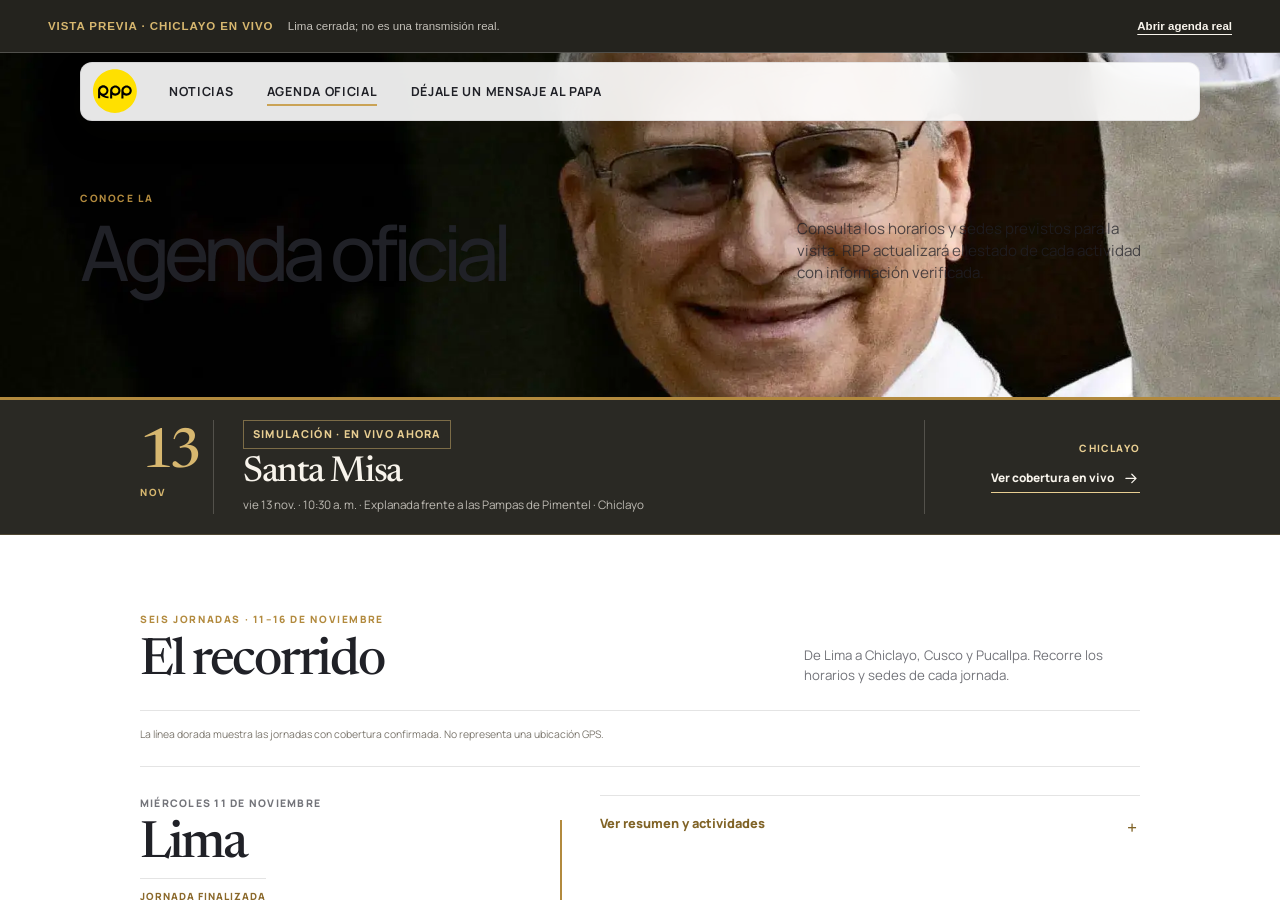
<file: agenda-en-vivo.html>
<!doctype html>
<html lang="es">
<head>
  <meta charset="utf-8">
  <meta name="viewport" content="width=device-width, initial-scale=1">
  <meta name="robots" content="noindex, nofollow">
  <title>Vista previa en vivo | Agenda León XIV</title>
  <link rel="icon" href="assets/rpp.svg" type="image/svg+xml">
  <link rel="stylesheet" href="agenda-en-vivo.css">
</head>
<body class="preview-shell">
  <header class="preview-shell__bar">
    <div>
      <strong>Vista previa · Chiclayo en vivo</strong>
      <span>Lima cerrada; no es una transmisión real.</span>
    </div>
    <a href="agenda.html">Abrir agenda real</a>
  </header>
  <iframe class="preview-shell__frame" src="agenda.html?vista=en-vivo" name="rpp-agenda-live-preview" title="Simulación de la agenda durante una cobertura en vivo"></iframe>
</body>
</html>
</file>
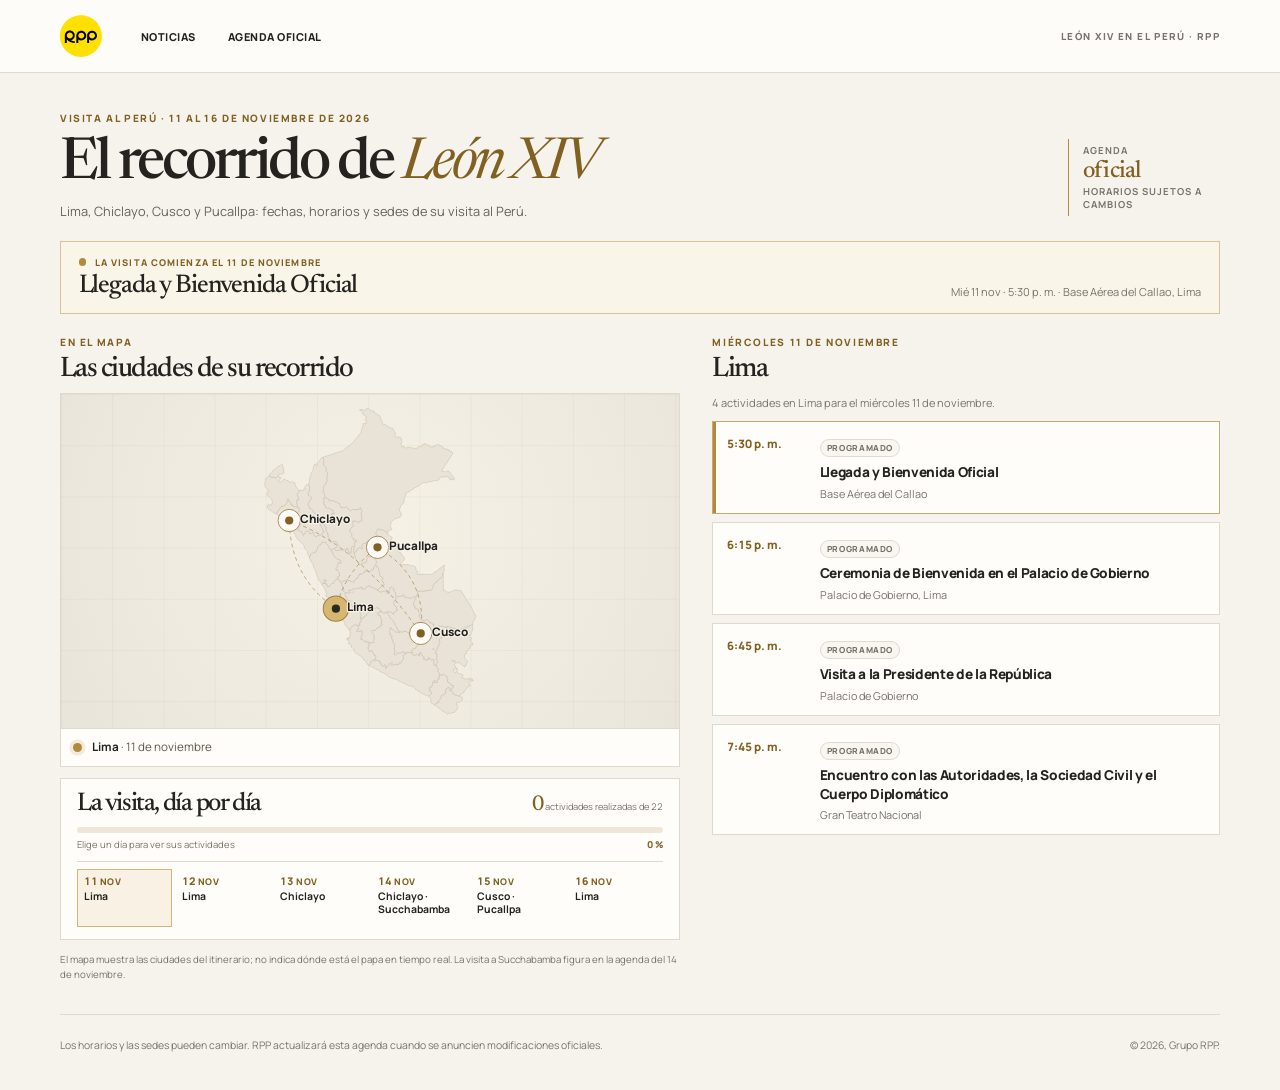
<file: agenda-mapa.html>
<!doctype html>
<html lang="es">
<head>
  <meta charset="utf-8">
  <meta name="viewport" content="width=device-width, initial-scale=1">
  <meta name="description" content="Consulta la agenda del papa León XIV en el Perú: fechas, horarios y sedes de sus actividades en Lima, Chiclayo, Cusco y Pucallpa.">
  <title>Agenda y recorrido del papa León XIV en el Perú | RPP</title>
  <link rel="icon" href="assets/rpp.svg" type="image/svg+xml">
  <link rel="preconnect" href="https://fonts.googleapis.com">
  <link rel="preconnect" href="https://fonts.gstatic.com" crossorigin>
  <link href="https://fonts.googleapis.com/css2?family=Manrope:wght@400;500;600;700;800&amp;family=Newsreader:ital,opsz,wght@0,6..72,400;0,6..72,500;0,6..72,600;1,6..72,400&amp;display=swap" rel="stylesheet">
  <link rel="stylesheet" href="agenda-mapa.css?v=compact-6">
</head>
<body>
  <a class="skip-link" href="#contenido">Saltar al contenido</a>

  <header class="masthead">
    <div class="wrap masthead__inner">
      <a class="masthead__brand" href="index.html" aria-label="RPP Noticias, ir al inicio"><img src="assets/rpp.svg" alt="RPP"></a>
      <nav class="masthead__nav" aria-label="Navegación principal">
        <a href="index.html">Noticias</a>
        <a href="agenda.html">Agenda oficial</a>
      </nav>
      <span class="masthead__edition">León XIV en el Perú · RPP</span>
    </div>
  </header>

  <main id="contenido">
    <div class="wrap">
      <section class="intro" aria-labelledby="page-title">
        <div>
          <p class="eyebrow">Visita al Perú · 11 al 16 de noviembre de 2026</p>
          <h1 id="page-title">El recorrido de <em>León XIV</em></h1>
          <p class="intro__description">Lima, Chiclayo, Cusco y Pucallpa: fechas, horarios y sedes de su visita al Perú.</p>
        </div>
        <div class="intro__stamp" aria-label="Agenda oficial, horarios sujetos a cambios">
          <span>Agenda</span>
          <strong>oficial</strong>
          <small>Horarios sujetos a cambios</small>
        </div>
      </section>

      <section class="status" aria-labelledby="status-title" data-status-section>
        <div class="status__story">
          <p class="status__eyebrow"><span class="status__signal" aria-hidden="true"></span><span data-phase>La visita comienza el 11 de noviembre</span></p>
          <h2 id="status-title" data-focus-title>Llegada y Bienvenida Oficial</h2>
          <p class="status__detail" data-focus-detail>Miércoles 11 nov · 5:30 p. m. · Base Aérea del Callao, Lima</p>
        </div>
      </section>

      <div class="explore">
        <section class="map-panel" aria-labelledby="map-title">
          <div class="panel-heading">
            <div><p class="eyebrow">En el mapa</p><h2 id="map-title">Las ciudades de su recorrido</h2></div>
          </div>
          <div class="map-panel__stage">
            <svg class="peru-map" viewBox="0 0 620 570" role="group" aria-labelledby="map-svg-title map-svg-desc">
              <title id="map-svg-title">Mapa del recorrido de León XIV por el Perú</title>
              <desc id="map-svg-desc">Se señalan Lima, Chiclayo, Cusco y Pucallpa. Selecciona una ciudad para consultar sus actividades.</desc>
              <image href="assets/peru-regiones.svg" x="0" y="0" width="620" height="570" />
              <g class="peru-map__route" aria-hidden="true">
                <path d="M251.5 366.3 Q174 314 171.8 215.9 Q290 257 396.2 408.6 Q409 313 322.5 261.7 Q267 302 251.5 366.3" />
              </g>
              <a href="#cronograma" class="peru-map__pin is-selected" data-map-day="1" data-map-city="lima" aria-label="Lima: ver actividades del 11 de noviembre">
                <circle class="peru-map__pulse" cx="251.5" cy="366.3" r="19" /><circle class="peru-map__pulse peru-map__pulse--delayed" cx="251.5" cy="366.3" r="19" /><circle class="peru-map__halo" cx="251.5" cy="366.3" r="19" /><circle class="peru-map__point" cx="251.5" cy="366.3" r="7" /><text x="271" y="371">Lima</text>
              </a>
              <a href="#cronograma" class="peru-map__pin" data-map-day="3" data-map-city="chiclayo" aria-label="Chiclayo: ver actividades del 13 de noviembre">
                <circle class="peru-map__pulse" cx="171.8" cy="215.9" r="19" /><circle class="peru-map__pulse peru-map__pulse--delayed" cx="171.8" cy="215.9" r="19" /><circle class="peru-map__halo" cx="171.8" cy="215.9" r="19" /><circle class="peru-map__point" cx="171.8" cy="215.9" r="7" /><text x="191" y="220">Chiclayo</text>
              </a>
              <a href="#cronograma" class="peru-map__pin" data-map-day="5" data-map-city="pucallpa" aria-label="Pucallpa: ver actividades del 15 de noviembre">
                <circle class="peru-map__pulse" cx="322.5" cy="261.7" r="19" /><circle class="peru-map__pulse peru-map__pulse--delayed" cx="322.5" cy="261.7" r="19" /><circle class="peru-map__halo" cx="322.5" cy="261.7" r="19" /><circle class="peru-map__point" cx="322.5" cy="261.7" r="7" /><text x="342" y="266">Pucallpa</text>
              </a>
              <a href="#cronograma" class="peru-map__pin" data-map-day="5" data-map-city="cusco" aria-label="Cusco: ver actividades del 15 de noviembre">
                <circle class="peru-map__pulse" cx="396.2" cy="408.6" r="19" /><circle class="peru-map__pulse peru-map__pulse--delayed" cx="396.2" cy="408.6" r="19" /><circle class="peru-map__halo" cx="396.2" cy="408.6" r="19" /><circle class="peru-map__point" cx="396.2" cy="408.6" r="7" /><text x="416" y="413">Cusco</text>
              </a>
            </svg>
          </div>
          <div class="map-panel__caption"><span class="map-panel__marker" aria-hidden="true"></span><p data-map-caption><strong>Lima</strong> · 11 de noviembre</p></div>
          <section class="journey" aria-labelledby="journey-title">
            <div class="journey__summary">
              <h3 id="journey-title">La visita, día por día</h3>
              <div class="status__fraction"><strong data-completed-count>0</strong><span>actividades realizadas de <span data-total-count>22</span></span></div>
            </div>
            <div class="status__bar" role="progressbar" aria-label="Actividades realizadas" aria-valuemin="0" aria-valuemax="22" aria-valuenow="0" aria-valuetext="0 actividades realizadas de 22" data-progress-bar><span data-progress-fill></span></div>
            <div class="journey__guide"><span>Elige un día para ver sus actividades</span><span class="status__percent" data-progress-percent>0 %</span></div>
            <div class="journey__scroll">
              <div class="journey__days" role="group" aria-label="Seleccionar jornada" data-day-picker>
                <button class="journey__day is-selected" type="button" data-select-day="1" aria-pressed="true"><span class="journey__date">11 <small>nov</small></span><span class="journey__city">Lima</span><span class="journey__state"></span></button>
                <button class="journey__day" type="button" data-select-day="2" aria-pressed="false"><span class="journey__date">12 <small>nov</small></span><span class="journey__city">Lima</span><span class="journey__state"></span></button>
                <button class="journey__day" type="button" data-select-day="3" aria-pressed="false"><span class="journey__date">13 <small>nov</small></span><span class="journey__city">Chiclayo</span><span class="journey__state"></span></button>
                <button class="journey__day" type="button" data-select-day="4" aria-pressed="false"><span class="journey__date">14 <small>nov</small></span><span class="journey__city">Chiclayo · Succhabamba</span><span class="journey__state"></span></button>
                <button class="journey__day" type="button" data-select-day="5" aria-pressed="false"><span class="journey__date">15 <small>nov</small></span><span class="journey__city">Cusco · Pucallpa</span><span class="journey__state"></span></button>
                <button class="journey__day" type="button" data-select-day="6" aria-pressed="false"><span class="journey__date">16 <small>nov</small></span><span class="journey__city">Lima</span><span class="journey__state"></span></button>
              </div>
            </div>
          </section>
          <p class="map-panel__note">El mapa muestra las ciudades del itinerario; no indica dónde está el papa en tiempo real. La visita a Succhabamba figura en la agenda del 14 de noviembre.</p>
        </section>

        <section class="schedule-panel" id="cronograma" aria-labelledby="schedule-title">
          <div class="panel-heading">
            <div><p class="eyebrow" data-day-date>Miércoles 11 de noviembre</p><h2 id="schedule-title" data-day-title aria-live="polite">Lima</h2></div>
          </div>
          <p class="schedule-panel__intro" data-day-intro>4 actividades previstas para el 11 de noviembre.</p>
          <ol class="event-list" data-event-list>
            <li class="event-list__item is-next is-upcoming"><time datetime="2026-11-11T17:30-05:00">5:30 p. m.</time><div><span class="event-list__badge is-upcoming">Programado</span><h3>Llegada y Bienvenida Oficial</h3><p>Base Aérea del Callao</p></div></li>
            <li class="event-list__item is-upcoming"><time datetime="2026-11-11T18:15-05:00">6:15 p. m.</time><div><span class="event-list__badge is-upcoming">Programado</span><h3>Ceremonia de Bienvenida en el Palacio de Gobierno</h3><p>Palacio de Gobierno, Lima</p></div></li>
            <li class="event-list__item is-upcoming"><time datetime="2026-11-11T18:45-05:00">6:45 p. m.</time><div><span class="event-list__badge is-upcoming">Programado</span><h3>Visita a la Presidente de la República</h3><p>Palacio de Gobierno</p></div></li>
            <li class="event-list__item is-upcoming"><time datetime="2026-11-11T19:45-05:00">7:45 p. m.</time><div><span class="event-list__badge is-upcoming">Programado</span><h3>Encuentro con las Autoridades, la Sociedad Civil y el Cuerpo Diplomático</h3><p>Gran Teatro Nacional</p></div></li>
          </ol>
        </section>
      </div>

      <footer class="page-note">
        <p>Los horarios y las sedes pueden cambiar. RPP actualizará esta agenda cuando se anuncien modificaciones oficiales.</p>
        <span>© 2026, Grupo RPP.</span>
      </footer>
    </div>
  </main>
  <script src="agenda-mapa.js?v=compact-6"></script>
</body>
</html>
</file>
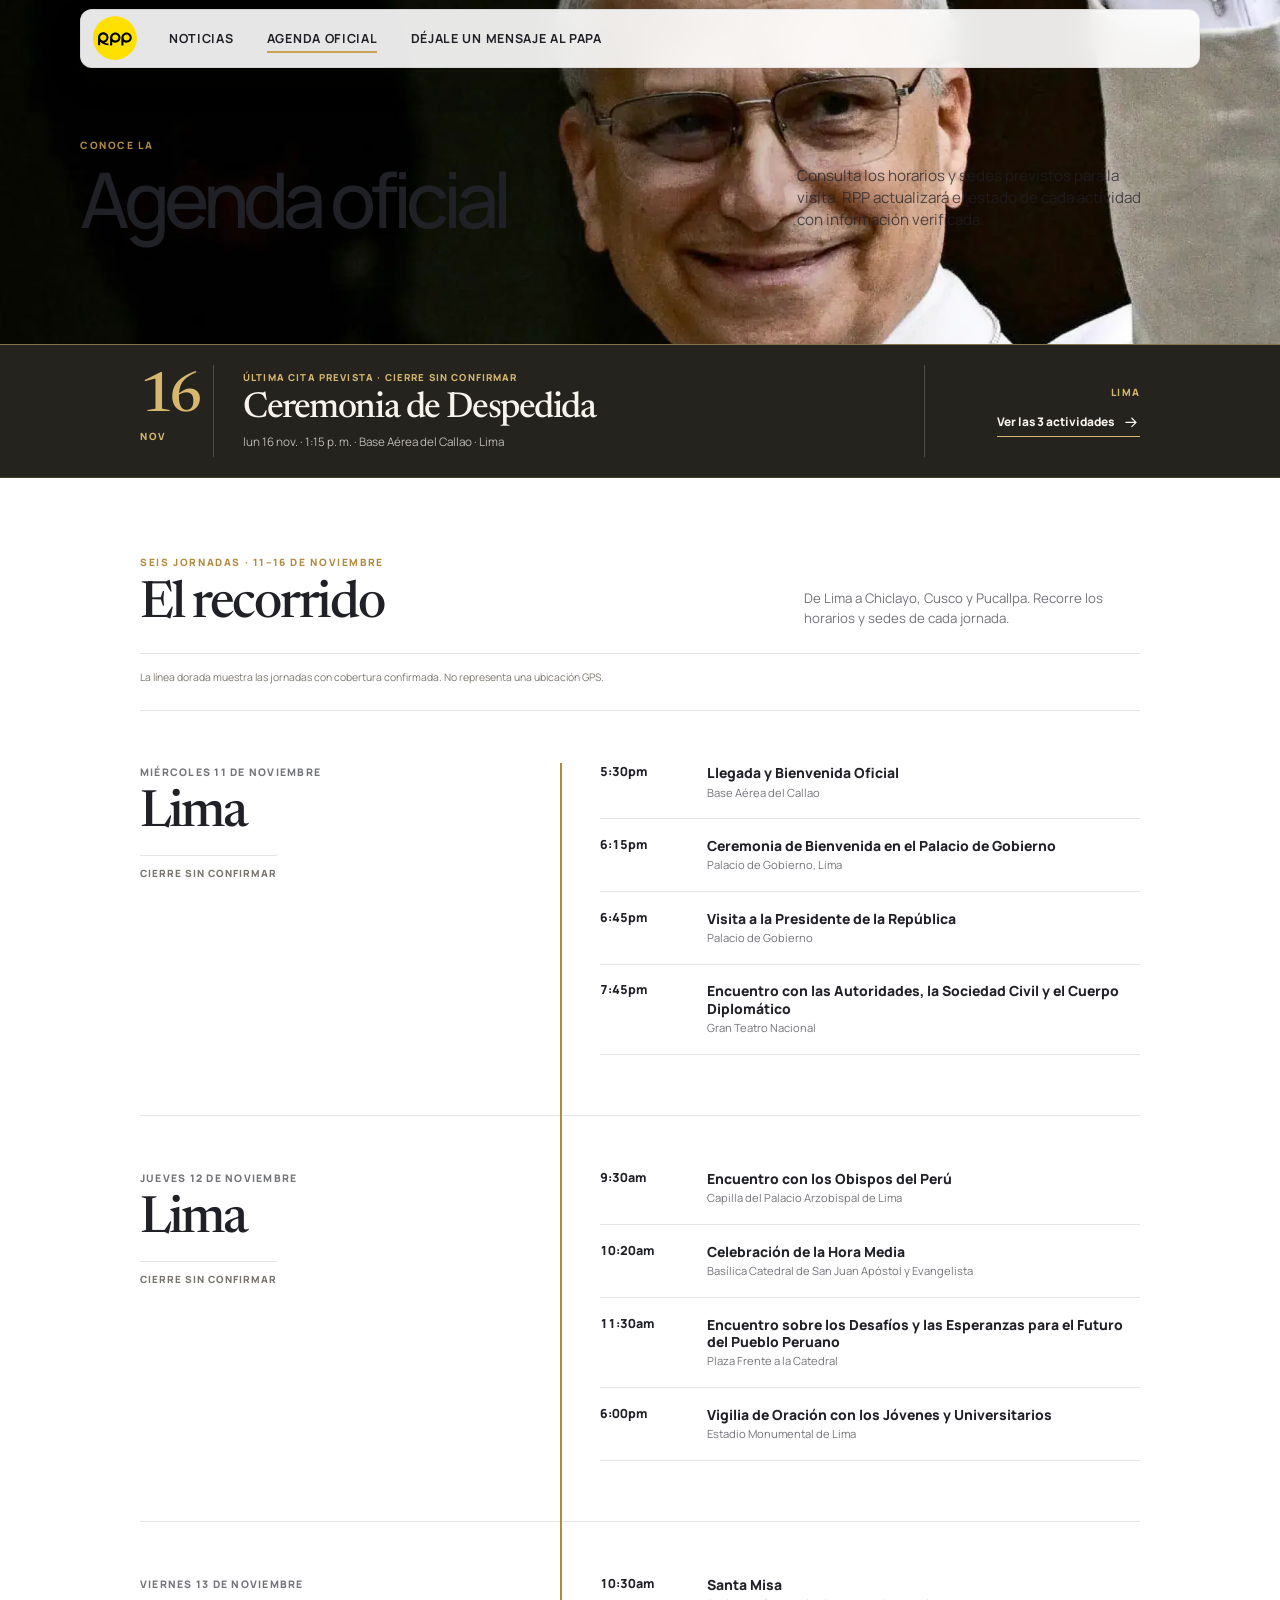
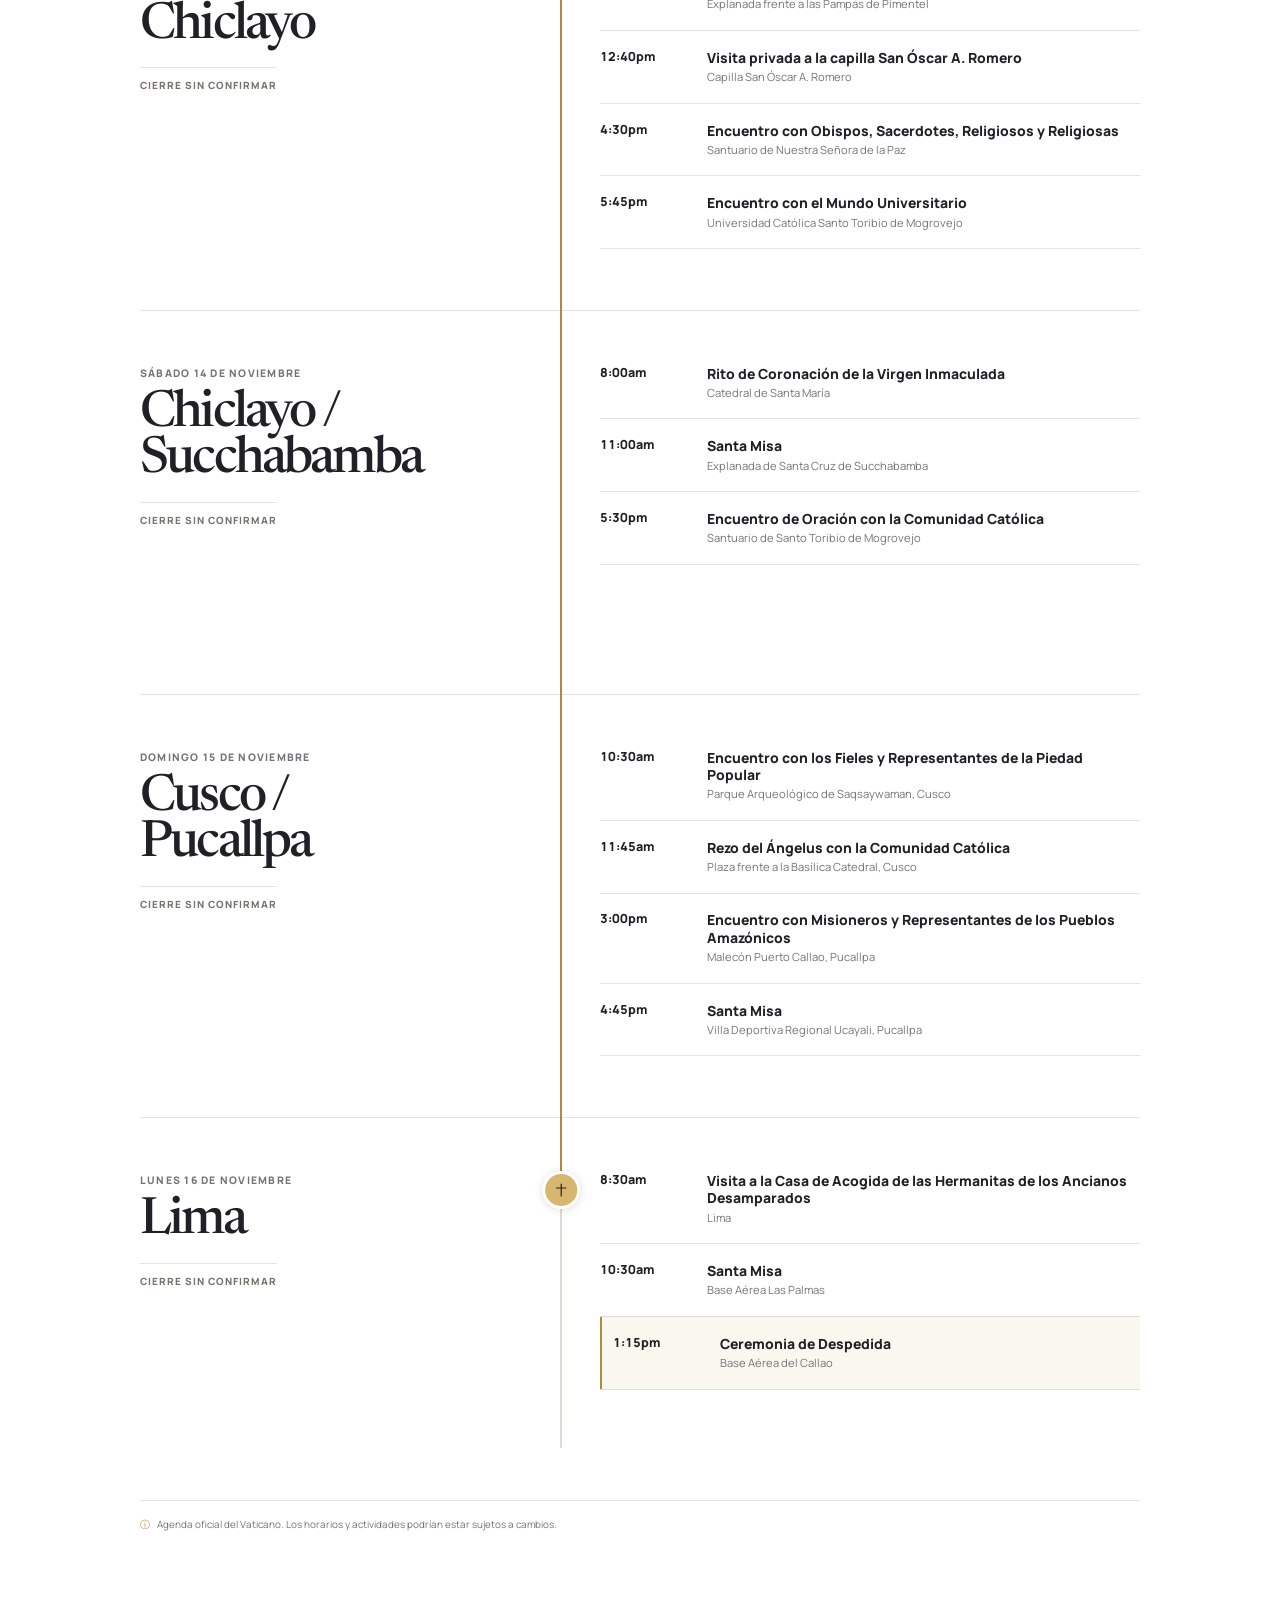
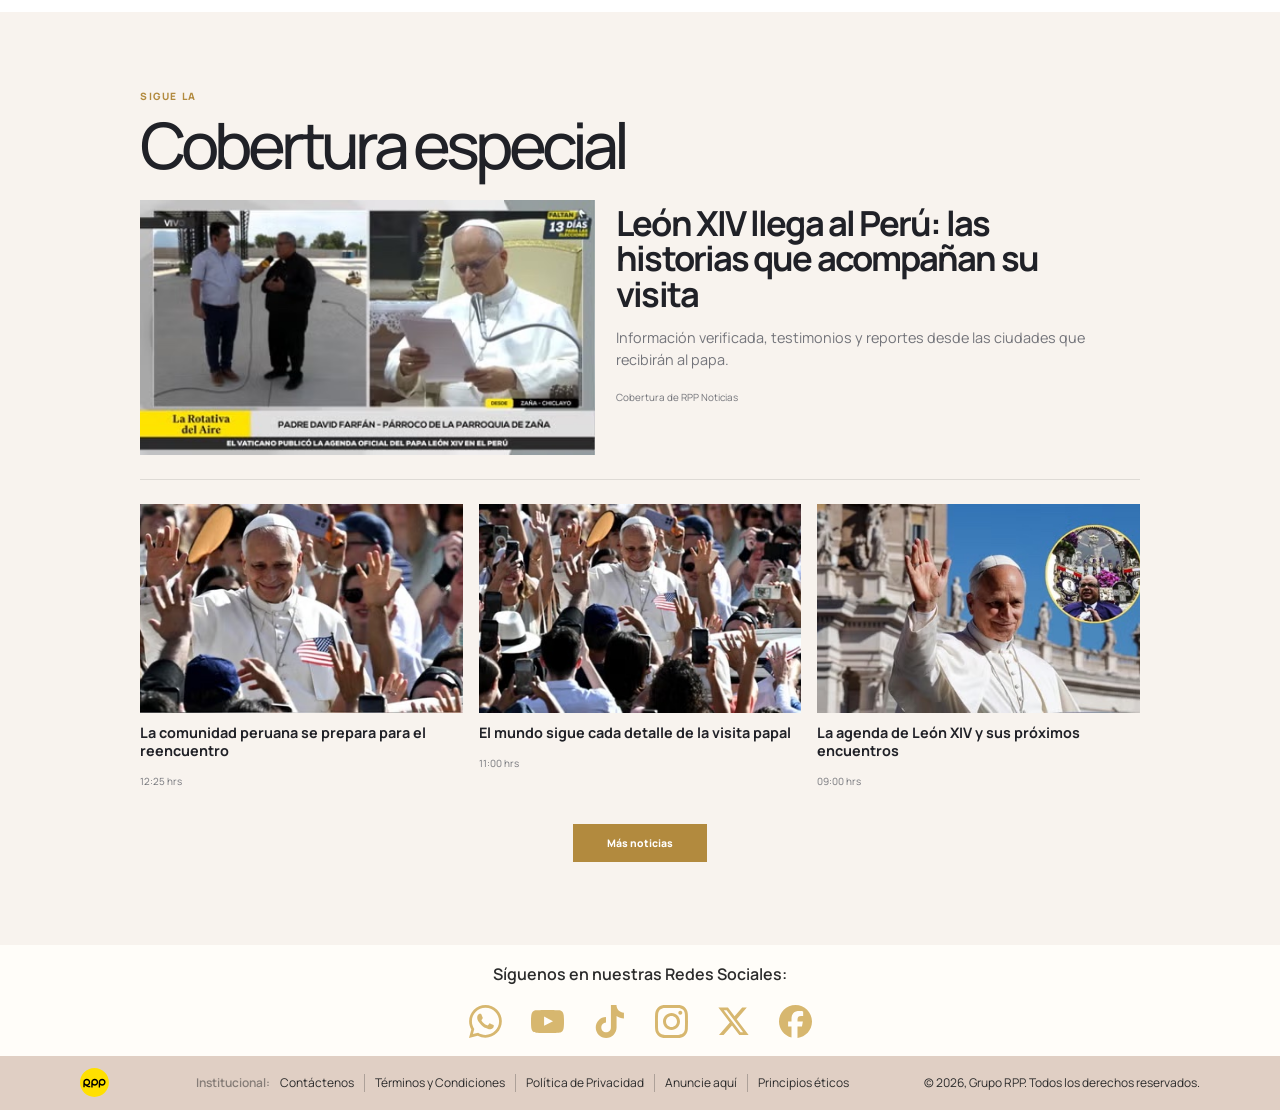
<file: agenda.html>
<!doctype html>
<html lang="es">
<head>
  <meta charset="utf-8">
  <meta name="viewport" content="width=device-width, initial-scale=1">
  <meta name="theme-color" content="#f3e9df">
  <meta name="description" content="Agenda oficial de la visita de León XIV al Perú: seis días, ciudades y actividades confirmadas.">
  <title>Agenda oficial | León XIV vuelve al Perú</title>
  <link rel="icon" href="assets/rpp.svg" type="image/svg+xml">

  <link rel="preconnect" href="https://fonts.googleapis.com">
  <link rel="preconnect" href="https://fonts.gstatic.com" crossorigin>
  <link href="https://fonts.googleapis.com/css2?family=Manrope:wght@400;500;600;700;800&amp;family=Newsreader:ital,opsz,wght@0,6..72,500;0,6..72,600;0,6..72,700;1,6..72,500&amp;display=swap" rel="stylesheet">

  <link rel="stylesheet" href="styles.css">
  <link rel="stylesheet" href="agenda.css">
</head>

<body class="agenda-page">
  <a class="skip-link" href="#contenido">Saltar al contenido</a>

  <header class="site-header" id="site-header">
    <div class="site-header__inner container">
      <a class="brand" href="index.html" aria-label="RPP Noticias — inicio">
        <img src="assets/rpp.svg" alt="RPP">
      </a>

      <nav class="nav" id="main-nav" aria-label="Navegación principal">
        <a href="index.html">Noticias<img class="nav__arrow" src="assets/nav-arrow.svg" alt="" aria-hidden="true"></a>
        <a href="agenda.html" aria-current="page">Agenda oficial<img class="nav__arrow" src="assets/nav-arrow.svg" alt="" aria-hidden="true"></a>
        <a href="https://rpp.pe/papa-leon-xiv-peru-2026/deja-tu-mensaje">Déjale un mensaje al papa<img class="nav__arrow" src="assets/nav-arrow.svg" alt="" aria-hidden="true"></a>
      </nav>

      <button class="menu-button" type="button" aria-label="Abrir menú" aria-controls="main-nav" aria-expanded="false">
        <span></span>
      </button>
    </div>
  </header>

  <main id="contenido">
    <section class="agenda-hero" aria-labelledby="agenda-title">
      <div class="agenda-hero__inner container">
        <div>
          <p class="agenda-kicker">Conoce la</p>
          <h1 id="agenda-title">Agenda oficial</h1>
        </div>
        <p class="agenda-hero__description">Consulta los horarios y sedes previstos para la visita. RPP actualizará el estado de cada actividad con información verificada.</p>
      </div>
    </section>

    <section class="journey-status" aria-labelledby="journey-title">
      <div class="journey-status__inner agenda-container">
        <div class="journey-status__date" aria-hidden="true">
          <strong data-journey-day>11</strong>
          <span data-journey-month>NOV</span>
        </div>
        <div class="journey-status__story">
          <div class="journey-status__meta">
            <p data-journey-phase aria-live="polite">Próxima cita</p>
          </div>
          <h2 id="journey-title" data-journey-title>Llegada y Bienvenida Oficial</h2>
          <p class="journey-status__detail" data-journey-detail>Mié 11 nov · 5:30 p. m. · Base Aérea del Callao, Lima</p>
        </div>
        <div class="journey-status__action">
          <span data-journey-position>Lima</span>
          <button type="button" data-journey-jump>
            <span data-journey-jump-label>Ver las 4 actividades</span>
            <svg viewBox="0 0 20 20" fill="none" aria-hidden="true"><path d="M3.5 10h12m-5-5 5 5-5 5" stroke="currentColor" stroke-width="1.5" stroke-linecap="round" stroke-linejoin="round"/></svg>
          </button>
        </div>
      </div>
    </section>

    <section class="agenda-schedule" aria-labelledby="schedule-title">
      <div class="agenda-container">
        <div class="journey-heading">
          <div>
            <p class="agenda-kicker">Seis jornadas · 11–16 de noviembre</p>
            <h2 id="schedule-title">El recorrido</h2>
          </div>
          <p class="journey-heading__intro">De Lima a Chiclayo, Cusco y Pucallpa. Recorre los horarios y sedes de cada jornada.</p>
        </div>
        <p class="agenda-reading-note">La línea dorada muestra las jornadas con cobertura confirmada. No representa una ubicación GPS.</p>
        <div class="agenda-days" id="agenda-days">
          <div class="agenda-days__rail" aria-hidden="true">
            <span class="agenda-days__rail-fill"></span>
            <span class="agenda-days__marker"><svg viewBox="0 0 24 24" fill="none" aria-hidden="true"><path d="M12 3v18M5 9h14" stroke="currentColor" stroke-width="1.8" stroke-linecap="round"/></svg></span>
          </div>
          <article class="agenda-day" id="agenda-day-1" data-agenda-day="1" data-date="2026-11-11">
            <header class="agenda-day__meta">
              <p>Miércoles 11 de noviembre</p>
              <h3>Lima</h3>
              <span class="agenda-day__state" data-day-status="1"></span>
            </header>
            <div class="agenda-day__events">
              <div class="agenda-event" data-event-id="llegada-callao"><time datetime="2026-11-11T17:30-05:00">5:30pm</time><div><h4>Llegada y Bienvenida Oficial</h4><p>Base Aérea del Callao</p></div></div>
              <div class="agenda-event" data-event-id="bienvenida-palacio"><time datetime="2026-11-11T18:15-05:00">6:15pm</time><div><h4>Ceremonia de Bienvenida en el Palacio de Gobierno</h4><p>Palacio de Gobierno, Lima</p></div></div>
              <div class="agenda-event" data-event-id="visita-presidencia"><time datetime="2026-11-11T18:45-05:00">6:45pm</time><div><h4>Visita a la Presidente de la República</h4><p>Palacio de Gobierno</p></div></div>
              <div class="agenda-event" data-event-id="encuentro-autoridades"><time datetime="2026-11-11T19:45-05:00">7:45pm</time><div><h4>Encuentro con las Autoridades, la Sociedad Civil y el Cuerpo Diplomático</h4><p>Gran Teatro Nacional</p></div></div>
            </div>
          </article>

          <article class="agenda-day" id="agenda-day-2" data-agenda-day="2" data-date="2026-11-12">
            <header class="agenda-day__meta">
              <p>Jueves 12 de noviembre</p>
              <h3>Lima</h3>
              <span class="agenda-day__state" data-day-status="2"></span>
            </header>
            <div class="agenda-day__events">
              <div class="agenda-event" data-event-id="obispos-peru"><time datetime="2026-11-12T09:30-05:00">9:30am</time><div><h4>Encuentro con los Obispos del Perú</h4><p>Capilla del Palacio Arzobispal de Lima</p></div></div>
              <div class="agenda-event" data-event-id="hora-media"><time datetime="2026-11-12T10:20-05:00">10:20am</time><div><h4>Celebración de la Hora Media</h4><p>Basílica Catedral de San Juan Apóstol y Evangelista</p></div></div>
              <div class="agenda-event" data-event-id="desafios-futuro"><time datetime="2026-11-12T11:30-05:00">11:30am</time><div><h4>Encuentro sobre los Desafíos y las Esperanzas para el Futuro del Pueblo Peruano</h4><p>Plaza Frente a la Catedral</p></div></div>
              <div class="agenda-event" data-event-id="vigilia-jovenes"><time datetime="2026-11-12T18:00-05:00">6:00pm</time><div><h4>Vigilia de Oración con los Jóvenes y Universitarios</h4><p>Estadio Monumental de Lima</p></div></div>
            </div>
          </article>

          <article class="agenda-day" id="agenda-day-3" data-agenda-day="3" data-date="2026-11-13">
            <header class="agenda-day__meta">
              <p>Viernes 13 de noviembre</p>
              <h3>Chiclayo</h3>
              <span class="agenda-day__state" data-day-status="3"></span>
            </header>
            <div class="agenda-day__events">
              <div class="agenda-event" data-event-id="misa-pimentel"><time datetime="2026-11-13T10:30-05:00">10:30am</time><div><h4>Santa Misa</h4><p>Explanada frente a las Pampas de Pimentel</p></div></div>
              <div class="agenda-event" data-event-id="capilla-romero"><time datetime="2026-11-13T12:40-05:00">12:40pm</time><div><h4>Visita privada a la capilla San Óscar A. Romero</h4><p>Capilla San Óscar A. Romero</p></div></div>
              <div class="agenda-event" data-event-id="encuentro-clero"><time datetime="2026-11-13T16:30-05:00">4:30pm</time><div><h4>Encuentro con Obispos, Sacerdotes, Religiosos y Religiosas</h4><p>Santuario de Nuestra Señora de la Paz</p></div></div>
              <div class="agenda-event" data-event-id="mundo-universitario"><time datetime="2026-11-13T17:45-05:00">5:45pm</time><div><h4>Encuentro con el Mundo Universitario</h4><p>Universidad Católica Santo Toribio de Mogrovejo</p></div></div>
            </div>
          </article>

          <article class="agenda-day" id="agenda-day-4" data-agenda-day="4" data-date="2026-11-14">
            <header class="agenda-day__meta">
              <p>Sábado 14 de noviembre</p>
              <h3>Chiclayo /<br>Succhabamba</h3>
              <span class="agenda-day__state" data-day-status="4"></span>
            </header>
            <div class="agenda-day__events">
              <div class="agenda-event" data-event-id="coronacion-virgen"><time datetime="2026-11-14T08:00-05:00">8:00am</time><div><h4>Rito de Coronación de la Virgen Inmaculada</h4><p>Catedral de Santa María</p></div></div>
              <div class="agenda-event" data-event-id="misa-succhabamba"><time datetime="2026-11-14T11:00-05:00">11:00am</time><div><h4>Santa Misa</h4><p>Explanada de Santa Cruz de Succhabamba</p></div></div>
              <div class="agenda-event" data-event-id="oracion-santuario"><time datetime="2026-11-14T17:30-05:00">5:30pm</time><div><h4>Encuentro de Oración con la Comunidad Católica</h4><p>Santuario de Santo Toribio de Mogrovejo</p></div></div>
            </div>
          </article>

          <article class="agenda-day" id="agenda-day-5" data-agenda-day="5" data-date="2026-11-15">
            <header class="agenda-day__meta">
              <p>Domingo 15 de noviembre</p>
              <h3>Cusco /<br>Pucallpa</h3>
              <span class="agenda-day__state" data-day-status="5"></span>
            </header>
            <div class="agenda-day__events">
              <div class="agenda-event" data-event-id="fieles-cusco"><time datetime="2026-11-15T10:30-05:00">10:30am</time><div><h4>Encuentro con los Fieles y Representantes de la Piedad Popular</h4><p>Parque Arqueológico de Saqsaywaman, Cusco</p></div></div>
              <div class="agenda-event" data-event-id="angelus-cusco"><time datetime="2026-11-15T11:45-05:00">11:45am</time><div><h4>Rezo del Ángelus con la Comunidad Católica</h4><p>Plaza frente a la Basílica Catedral, Cusco</p></div></div>
              <div class="agenda-event" data-event-id="pueblos-amazonicos"><time datetime="2026-11-15T15:00-05:00">3:00pm</time><div><h4>Encuentro con Misioneros y Representantes de los Pueblos Amazónicos</h4><p>Malecón Puerto Callao, Pucallpa</p></div></div>
              <div class="agenda-event" data-event-id="misa-ucayali"><time datetime="2026-11-15T16:45-05:00">4:45pm</time><div><h4>Santa Misa</h4><p>Villa Deportiva Regional Ucayali, Pucallpa</p></div></div>
            </div>
          </article>

          <article class="agenda-day" id="agenda-day-6" data-agenda-day="6" data-date="2026-11-16">
            <header class="agenda-day__meta">
              <p>Lunes 16 de noviembre</p>
              <h3>Lima</h3>
              <span class="agenda-day__state" data-day-status="6"></span>
            </header>
            <div class="agenda-day__events">
              <div class="agenda-event" data-event-id="casa-acogida"><time datetime="2026-11-16T08:30-05:00">8:30am</time><div><h4>Visita a la Casa de Acogida de las Hermanitas de los Ancianos Desamparados</h4><p>Lima</p></div></div>
              <div class="agenda-event" data-event-id="misa-las-palmas"><time datetime="2026-11-16T10:30-05:00">10:30am</time><div><h4>Santa Misa</h4><p>Base Aérea Las Palmas</p></div></div>
              <div class="agenda-event" data-event-id="despedida-callao"><time datetime="2026-11-16T13:15-05:00">1:15pm</time><div><h4>Ceremonia de Despedida</h4><p>Base Aérea del Callao</p></div></div>
            </div>
          </article>
        </div>

        <p class="agenda-note"><span aria-hidden="true">ⓘ</span> Agenda oficial del Vaticano. Los horarios y actividades podrían estar sujetos a cambios.</p>
      </div>
    </section>

    <section class="agenda-coverage" aria-labelledby="coverage-title">
      <div class="agenda-container">
        <p class="agenda-kicker">Sigue la</p>
        <h2 id="coverage-title">Cobertura especial</h2>

        <article class="coverage-lead">
          <a href="https://rpp.pe/noticias/leon-xiv" aria-label="Ver cobertura especial sobre León XIV">
            <img src="assets/news-1.jpg" alt="Cobertura especial de la visita de León XIV" loading="lazy">
          </a>
          <div>
            <h3><a href="https://rpp.pe/noticias/leon-xiv">León XIV llega al Perú: las historias que acompañan su visita</a></h3>
            <p>Información verificada, testimonios y reportes desde las ciudades que recibirán al papa.</p>
            <span>Cobertura de RPP Noticias</span>
          </div>
        </article>

        <div class="coverage-grid">
          <article class="coverage-card"><a href="https://rpp.pe/noticias/leon-xiv"><img src="assets/news-2.jpg" alt="Noticias sobre León XIV" loading="lazy"><h3>La comunidad peruana se prepara para el reencuentro</h3><span>12:25 hrs</span></a></article>
          <article class="coverage-card"><a href="https://rpp.pe/noticias/leon-xiv"><img src="assets/news-3.jpg" alt="Noticias internacionales sobre la visita" loading="lazy"><h3>El mundo sigue cada detalle de la visita papal</h3><span>11:00 hrs</span></a></article>
          <article class="coverage-card"><a href="https://rpp.pe/noticias/leon-xiv"><img src="assets/news-4.jpg" alt="Cobertura de la agenda de León XIV" loading="lazy"><h3>La agenda de León XIV y sus próximos encuentros</h3><span>09:00 hrs</span></a></article>
        </div>

        <a class="coverage-cta" href="https://rpp.pe/noticias/leon-xiv">Más noticias</a>
      </div>
    </section>
  </main>

  <footer class="site-footer">
    <div class="social-strip">
      <p>Síguenos en nuestras Redes Sociales:</p>
      <div class="social-links" aria-label="Redes sociales de RPP">
        <a href="https://wa.me/51999800000" aria-label="WhatsApp"><img src="assets/whatsapp.svg" alt=""></a>
        <a href="https://www.youtube.com/@RPPNoticias" aria-label="YouTube"><img src="assets/youtube.svg" alt=""></a>
        <a href="https://www.tiktok.com/@rppnoticias" aria-label="TikTok"><img src="assets/tiktok.svg" alt=""></a>
        <a href="https://www.instagram.com/rppnoticias" aria-label="Instagram"><img src="assets/instagram.svg" alt=""></a>
        <a href="https://x.com/RPPNoticias" aria-label="X"><img src="assets/x.svg" alt=""></a>
        <a href="https://www.facebook.com/RPPNoticias" aria-label="Facebook"><img src="assets/facebook.svg" alt=""></a>
      </div>
    </div>
    <div class="footer-bottom">
      <div class="footer-bottom__inner container">
        <img src="assets/rpp.svg" alt="RPP">
        <div class="footer-links" aria-label="Enlaces legales">
          <span>Institucional:</span>
          <a href="https://rpp.pe/contactenos">Contáctenos</a>
          <a href="https://rpp.pe/legal">Términos y Condiciones</a>
          <a href="https://rpp.pe/politica-de-privacidad">Política de Privacidad</a>
          <a href="https://rpp.pe/anuncie-aqui">Anuncie aquí</a>
          <a href="https://rpp.pe/principios-eticos">Principios éticos</a>
        </div>
        <span class="copyright">© 2026, Grupo RPP. Todos los derechos reservados.</span>
      </div>
    </div>
  </footer>

  <script src="app.js"></script>
  <script src="agenda.js"></script>
</body>
</html>
</file>
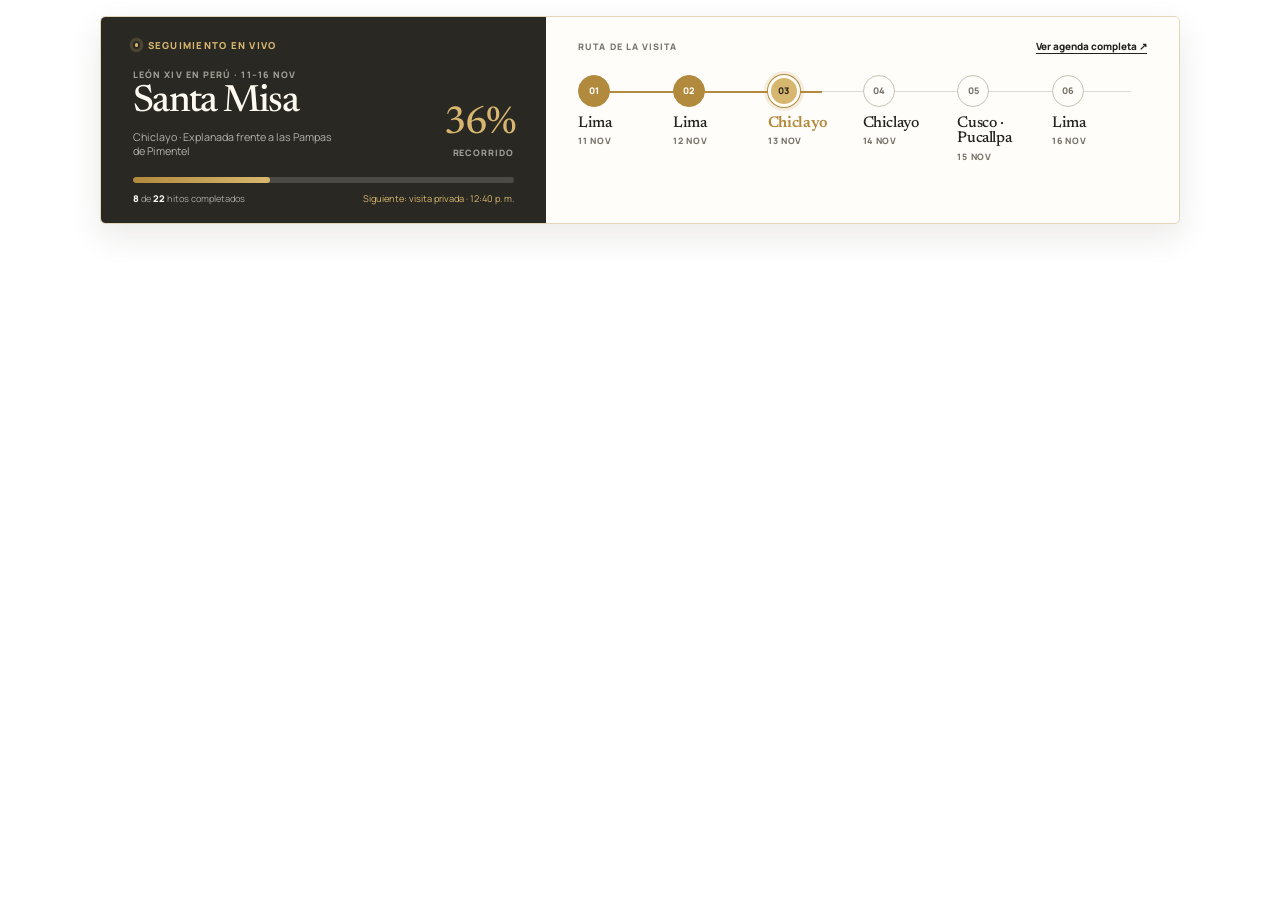
<file: widget-agenda.html>
<!doctype html>
<html lang="es">
<head>
  <meta charset="utf-8">
  <meta name="viewport" content="width=device-width, initial-scale=1">
  <meta name="description" content="Seguimiento del recorrido de León XIV por el Perú.">
  <title>Seguimiento de la visita | León XIV</title>
  <link rel="icon" href="assets/rpp.svg" type="image/svg+xml">
  <link rel="preconnect" href="https://fonts.googleapis.com">
  <link rel="preconnect" href="https://fonts.gstatic.com" crossorigin>
  <link href="https://fonts.googleapis.com/css2?family=Manrope:wght@500;600;700;800&amp;family=Newsreader:opsz,wght@6..72,500;6..72,600&amp;display=swap" rel="stylesheet">
  <link rel="stylesheet" href="widget-agenda.css">
</head>
<body class="visit-widget">
  <main class="visit-widget__shell" aria-labelledby="widget-title">
    <section class="visit-widget__status">
      <div class="visit-widget__eyebrow">
        <span class="visit-widget__live-dot" aria-hidden="true"></span>
        <span data-widget-state>Seguimiento en vivo</span>
      </div>
      <div class="visit-widget__heading">
        <div>
          <p class="visit-widget__label">León XIV en Perú · 11–16 nov</p>
          <h1 id="widget-title" data-widget-title>Santa Misa</h1>
          <p class="visit-widget__detail" data-widget-detail>Chiclayo · Explanada frente a las Pampas de Pimentel</p>
        </div>
        <div class="visit-widget__percent" aria-label="Porcentaje de actividades completadas">
          <strong data-widget-percent>36%</strong>
          <span>recorrido</span>
        </div>
      </div>
      <div class="visit-widget__progress" role="progressbar" aria-label="Progreso de la visita" aria-valuemin="0" aria-valuemax="100" aria-valuenow="36">
        <span data-widget-progress></span>
      </div>
      <div class="visit-widget__meta">
        <span><strong data-widget-completed>8</strong> de <strong data-widget-total>22</strong> hitos completados</span>
        <span data-widget-next>Siguiente: visita privada · 12:40 p. m.</span>
      </div>
    </section>

    <section class="visit-widget__route" aria-labelledby="route-title">
      <div class="visit-widget__route-head">
        <p class="visit-widget__label" id="route-title">Ruta de la visita</p>
        <a href="agenda.html">Ver agenda completa <span aria-hidden="true">↗</span></a>
      </div>
      <ol class="visit-widget__stops" data-widget-stops>
        <li class="visit-widget__stop is-complete" data-stop="1">
          <button type="button" aria-label="Lima, 11 de noviembre, jornada completada">
            <span class="visit-widget__node">01</span>
            <span class="visit-widget__city">Lima</span>
            <span class="visit-widget__date">11 nov</span>
          </button>
        </li>
        <li class="visit-widget__stop is-complete" data-stop="2">
          <button type="button" aria-label="Lima, 12 de noviembre, jornada completada">
            <span class="visit-widget__node">02</span>
            <span class="visit-widget__city">Lima</span>
            <span class="visit-widget__date">12 nov</span>
          </button>
        </li>
        <li class="visit-widget__stop is-current" data-stop="3">
          <button type="button" aria-current="step" aria-label="Chiclayo, 13 de noviembre, jornada en vivo">
            <span class="visit-widget__node">03</span>
            <span class="visit-widget__city">Chiclayo</span>
            <span class="visit-widget__date">13 nov</span>
          </button>
        </li>
        <li class="visit-widget__stop" data-stop="4">
          <button type="button" aria-label="Chiclayo, 14 de noviembre, jornada programada">
            <span class="visit-widget__node">04</span>
            <span class="visit-widget__city">Chiclayo</span>
            <span class="visit-widget__date">14 nov</span>
          </button>
        </li>
        <li class="visit-widget__stop" data-stop="5">
          <button type="button" aria-label="Cusco y Pucallpa, 15 de noviembre, jornada programada">
            <span class="visit-widget__node">05</span>
            <span class="visit-widget__city">Cusco · Pucallpa</span>
            <span class="visit-widget__date">15 nov</span>
          </button>
        </li>
        <li class="visit-widget__stop" data-stop="6">
          <button type="button" aria-label="Lima, 16 de noviembre, jornada programada">
            <span class="visit-widget__node">06</span>
            <span class="visit-widget__city">Lima</span>
            <span class="visit-widget__date">16 nov</span>
          </button>
        </li>
      </ol>
    </section>
  </main>
  <script src="widget-agenda.js"></script>
</body>
</html>
</file>
<file: agenda-en-vivo.css>
* { box-sizing: border-box; }
html, body { height: 100%; margin: 0; }
.preview-shell { display: flex; flex-direction: column; height: 100dvh; overflow: hidden; color: #f8f4ec; background: #24231e; font-family: Arial, Helvetica, sans-serif; }
.preview-shell__bar { display: flex; justify-content: space-between; align-items: center; gap: 1rem; flex: 0 0 auto; min-height: 3.3rem; padding: .6rem clamp(1rem, 4vw, 3rem); border-bottom: 1px solid rgba(255, 255, 255, .2); }
.preview-shell__bar div { display: flex; align-items: baseline; gap: .9rem; }
.preview-shell__bar strong { color: #d7b76f; font-size: .72rem; letter-spacing: .08em; text-transform: uppercase; }
.preview-shell__bar span { color: rgba(248, 244, 236, .75); font-size: .72rem; }
.preview-shell__bar a { color: #f8f4ec; font-size: .72rem; font-weight: 700; text-underline-offset: .22rem; white-space: nowrap; }
.preview-shell__bar a:focus-visible { outline: 3px solid #ffe272; outline-offset: 3px; }
.preview-shell__frame { display: block; flex: 1 1 auto; width: 100%; min-height: 0; border: 0; background: #fff; }
@media (max-width: 640px) { .preview-shell__bar { align-items: flex-start; } .preview-shell__bar div { display: grid; gap: .12rem; } .preview-shell__bar span { font-size: .62rem; } }
</file>
<file: agenda-mapa.css>
:root {
  --ink: #24231f;
  --muted: #77736d;
  --paper: #f6f3ed;
  --cream: #fffdf9;
  --line: #dfd8cd;
  --gold: #b28a3e;
  --gold-dark: #806122;
  --gold-light: #d7b76f;
  --sans: "Manrope", Arial, sans-serif;
  --serif: "Newsreader", Georgia, serif;
}

*, *::before, *::after { box-sizing: border-box; }
html { scroll-behavior: smooth; }
body { margin: 0; color: var(--ink); background: var(--paper); font-family: var(--sans); -webkit-font-smoothing: antialiased; }
button, a { -webkit-tap-highlight-color: transparent; }
a { color: inherit; }
button { font: inherit; }
.wrap { width: min(100% - 3rem, 1160px); margin-inline: auto; }
.skip-link { position: absolute; z-index: 30; top: -4rem; left: 1rem; padding: .7rem 1rem; color: var(--ink); background: #ffe272; }
.skip-link:focus { top: 1rem; }
:focus-visible { outline: 3px solid #b28a3e; outline-offset: 4px; }

.masthead { border-bottom: 1px solid var(--line); background: rgba(255, 253, 249, .95); }
.masthead__inner { display: flex; align-items: center; gap: 2.4rem; min-height: 4.5rem; }
.masthead__brand { display: grid; place-items: center; flex: 0 0 auto; width: 2.65rem; height: 2.65rem; }
.masthead__brand img { width: 100%; height: 100%; }
.masthead__nav { display: flex; align-items: center; gap: 2rem; }
.masthead__nav a { font-size: .68rem; font-weight: 800; letter-spacing: .045em; text-decoration: none; text-transform: uppercase; }
.masthead__nav a:hover { color: var(--gold-dark); }
.masthead__edition { margin-left: auto; color: var(--muted); font-size: .61rem; font-weight: 800; letter-spacing: .14em; text-transform: uppercase; }

.intro { display: flex; justify-content: space-between; align-items: end; gap: 1.5rem; padding: clamp(1.6rem, 3vw, 2.5rem) 0 1.25rem; }
.eyebrow { margin: 0 0 .8rem; color: var(--gold-dark); font-size: .63rem; font-weight: 800; letter-spacing: .16em; line-height: 1.4; text-transform: uppercase; }
.intro h1 { margin: 0; font-family: var(--serif); font-size: clamp(2.8rem, 4.5vw, 4.5rem); font-weight: 500; letter-spacing: -.06em; line-height: .95; }
.intro h1 em { color: var(--gold-dark); font-weight: 400; }
.intro__description { max-width: 42rem; margin: .55rem 0 0; color: #65615b; font-size: clamp(.8rem, 1vw, .9rem); line-height: 1.5; }
.intro__stamp { display: grid; gap: .15rem; flex: 0 0 9.5rem; margin-bottom: .3rem; padding: .3rem 0 .3rem .9rem; border-left: 1px solid var(--gold); }
.intro__stamp span, .intro__stamp small { color: var(--muted); font-size: .6rem; font-weight: 700; letter-spacing: .1em; text-transform: uppercase; }
.intro__stamp strong { color: var(--gold-dark); font-family: var(--serif); font-size: 1.5rem; font-weight: 500; letter-spacing: -.04em; }

.status { padding: .85rem 1.1rem; border: 1px solid #d8c391; color: var(--ink); background: #faf5e9; }
.status__story { display: grid; grid-template-columns: minmax(0, 1fr) minmax(12rem, .8fr); align-items: end; column-gap: 1.5rem; min-width: 0; }
.status__eyebrow { display: flex; grid-column: 1 / -1; align-items: center; gap: .55rem; margin: 0 0 .35rem; color: var(--gold-dark); font-size: .58rem; font-weight: 800; letter-spacing: .12em; text-transform: uppercase; }
.status__signal { position: relative; flex: 0 0 auto; width: .46rem; height: .46rem; border-radius: 50%; background: var(--gold); }
.status__signal::after { position: absolute; inset: -.3rem; border: 1px solid var(--gold); border-radius: 50%; opacity: 0; content: ""; }
.status h2 { margin: 0; font-family: var(--serif); font-size: clamp(1.45rem, 2vw, 1.95rem); font-weight: 500; letter-spacing: -.045em; line-height: 1; }
.status__detail { margin: 0; color: var(--muted); font-size: .69rem; line-height: 1.4; text-align: right; }
.status__fraction { display: flex; align-items: baseline; gap: .18rem; font-variant-numeric: tabular-nums; white-space: nowrap; }
.status__fraction strong { color: var(--gold-dark); font-family: var(--serif); font-size: 1.35rem; font-weight: 500; letter-spacing: -.05em; line-height: 1; }
.status__fraction > span { color: var(--muted); font-size: .58rem; }
.status__bar { height: .34rem; margin-top: .65rem; overflow: hidden; border-radius: 1rem; background: #eee7d8; }
.status__bar span { display: block; width: 100%; height: 100%; background: var(--gold); transform: scaleX(0); transform-origin: left center; }
.status__bar span.is-ready { transition: transform .6s cubic-bezier(.22, 1, .36, 1); }
.status__percent { margin-left: auto; color: var(--gold-dark); font-size: .59rem; font-weight: 800; white-space: nowrap; }
.status.is-live .status__signal::after { animation: signal-pulse 2.3s ease-out infinite; }
@keyframes signal-pulse { 0% { opacity: .7; transform: scale(.5); } 75%, 100% { opacity: 0; transform: scale(1.4); } }

.journey { margin-top: .65rem; padding: .85rem 1rem .75rem; border: 1px solid var(--line); background: var(--cream); }
.journey__summary { display: flex; flex-wrap: wrap; justify-content: space-between; align-items: baseline; gap: .25rem 1rem; }
.journey__summary h3, .panel-heading h2 { margin: 0; font-family: var(--serif); font-weight: 500; letter-spacing: -.055em; line-height: .94; }
.journey__summary h3 { font-size: clamp(1.35rem, 2vw, 1.7rem); }
.journey__guide { display: flex; justify-content: space-between; gap: .5rem; margin: .4rem 0 .6rem; color: var(--muted); font-size: .59rem; line-height: 1.3; }
.journey__scroll { overflow-x: auto; border-top: 1px solid var(--line); scrollbar-width: thin; scrollbar-color: #c6b48b transparent; }
.journey__days { display: grid; grid-template-columns: repeat(6, minmax(0, 1fr)); gap: .2rem; min-width: 0; padding: .45rem 0 0; }
.journey__day { display: grid; align-content: start; justify-items: start; min-width: 0; min-height: 3.65rem; padding: .4rem .35rem; border: 1px solid transparent; color: var(--ink); background: transparent; text-align: left; cursor: pointer; transition: background-color .2s ease, border-color .2s ease, transform .2s ease; }
.journey__day:hover { background: #f8f3e9; }
.journey__day:active { transform: translateY(1px); }
.journey__day.is-selected { border-color: #d1b779; background: #f9f2e4; }
.journey__day.is-live:not(.is-selected) { background: #faf6ee; }
.journey__date { color: var(--gold-dark); font-size: .66rem; font-weight: 800; font-variant-numeric: tabular-nums; line-height: 1; }
.journey__date small { font-size: .57rem; letter-spacing: .06em; text-transform: uppercase; }
.journey__city { max-width: 12ch; margin-top: .2rem; font-family: var(--sans); font-size: .65rem; font-weight: 700; line-height: 1.2; overflow-wrap: anywhere; }
.journey__state { margin-top: .18rem; color: var(--muted); font-size: .53rem; font-weight: 700; line-height: 1.2; text-transform: uppercase; }
.journey__day.is-live .journey__state { color: var(--gold-dark); }
.journey__day:focus-visible { outline: 2px solid var(--gold); outline-offset: 1px; }

.explore { display: grid; grid-template-columns: minmax(0, 1.1fr) minmax(0, .9fr); gap: clamp(1.25rem, 2.5vw, 2rem); align-items: start; margin: 1.2rem 0 2rem; }
.map-panel, .schedule-panel { min-width: 0; }
.panel-heading { display: flex; justify-content: space-between; align-items: end; gap: 1rem; min-height: 3.7rem; padding-bottom: .65rem; }
.panel-heading .eyebrow { margin-bottom: .45rem; }
.panel-heading h2 { font-size: clamp(1.55rem, 2.2vw, 2.1rem); }
.map-panel__stage { position: relative; height: clamp(18rem, 28vw, 21rem); overflow: hidden; border: 1px solid var(--line); background: radial-gradient(circle at 52% 42%, #f6f1e5, #eee9df 68%, #e9e4d9); }
.map-panel__stage::before { position: absolute; inset: 0; background-image: linear-gradient(rgba(115, 98, 67, .055) 1px, transparent 1px), linear-gradient(90deg, rgba(115, 98, 67, .055) 1px, transparent 1px); background-size: 3.2rem 3.2rem; content: ""; pointer-events: none; }
.peru-map { position: relative; display: block; width: 100%; height: 100%; }
.peru-map__route path { fill: none; stroke: #a07d40; stroke-width: 1.5; stroke-linecap: round; stroke-dasharray: 5 7; opacity: .72; }
.peru-map__pin { color: var(--ink); cursor: pointer; text-decoration: none; }
.peru-map__pulse { fill: none; stroke: var(--gold-dark); stroke-width: 2.5; opacity: 0; pointer-events: none; transform-box: fill-box; transform-origin: center; }
.peru-map__pin.is-current .peru-map__pulse { animation: map-pin-pulse 2.2s ease-out infinite; }
.peru-map__pin.is-current .peru-map__pulse--delayed { animation-delay: -1.1s; stroke-width: 2; }
@keyframes map-pin-pulse { 0% { opacity: .88; transform: scale(.72); } 72%, 100% { opacity: 0; transform: scale(1.9); } }
.peru-map__halo { fill: rgba(255, 253, 249, .92); stroke: #9f8048; stroke-width: 1.5; transform-box: fill-box; transform-origin: center; transition: fill .22s ease, transform .22s cubic-bezier(.22, 1, .36, 1); }
.peru-map__point { fill: var(--gold-dark); }
.peru-map__pin text { fill: var(--ink); font-family: var(--sans); font-size: 20px; font-weight: 800; paint-order: stroke; stroke: #f7f3ea; stroke-width: 4px; stroke-linejoin: round; }
.peru-map__pin.is-selected .peru-map__halo, .peru-map__pin:hover .peru-map__halo, .peru-map__pin:focus-visible .peru-map__halo { fill: var(--gold-light); transform: scale(1.14); }
.peru-map__pin.is-selected .peru-map__point { fill: #292822; }
.peru-map__pin:focus-visible { outline: none; }
.peru-map__pin:focus-visible .peru-map__halo { stroke: #3f3017; }
.map-panel__caption { display: flex; align-items: center; gap: .65rem; min-height: 2.4rem; padding: .45rem .75rem; border: 1px solid var(--line); border-top: 0; background: var(--cream); }
.map-panel__caption p { margin: 0; color: #5f584e; font-size: .73rem; line-height: 1.4; }
.map-panel__caption strong { color: var(--ink); }
.map-panel__marker { flex: 0 0 auto; width: .55rem; height: .55rem; border-radius: 50%; background: var(--gold); box-shadow: 0 0 0 .22rem rgba(178, 138, 62, .16); }
.map-panel__note { margin: .8rem 0 0; color: var(--muted); font-size: .61rem; line-height: 1.5; }
.schedule-panel__intro { margin: .15rem 0 0; color: var(--muted); font-size: .69rem; line-height: 1.4; }
.event-list { display: grid; gap: .5rem; margin: .65rem 0 0; padding: 0; list-style: none; }
.event-list__item { display: grid; grid-template-columns: 5.1rem minmax(0, 1fr); gap: .7rem; min-height: 4.8rem; padding: .75rem .85rem; border: 1px solid var(--line); background: var(--cream); }
.event-list__item.is-entering { animation: event-enter .4s cubic-bezier(.22, 1, .36, 1) both; animation-delay: var(--enter-delay, 0ms); }
.event-list__item.is-next, .event-list__item.is-live { position: relative; border-color: #c6aa72; }
.event-list__item.is-next::before, .event-list__item.is-live::before { position: absolute; inset: 0 auto 0 0; width: 3px; background: var(--gold); content: ""; }
.event-list__item.is-entering:is(.is-next, .is-live)::before { animation: event-marker .32s .08s cubic-bezier(.22, 1, .36, 1) both; transform-origin: top; }
.event-list__item.is-completed { background: #f5f2eb; }
@keyframes event-enter { from { opacity: 0; transform: translateY(14px); } to { opacity: 1; transform: translateY(0); } }
@keyframes event-marker { from { transform: scaleY(.2); } to { transform: scaleY(1); } }
.intro.is-motion-entering, .status.is-motion-entering, .journey.is-motion-entering, .map-panel.is-motion-entering, .schedule-panel.is-motion-entering { animation: section-enter .55s cubic-bezier(.22, 1, .36, 1) both; }
.status.is-motion-entering, .schedule-panel.is-motion-entering { animation-delay: .08s; }
@keyframes section-enter { from { opacity: 0; transform: translateY(14px); } to { opacity: 1; transform: translateY(0); } }
.event-list__item time { padding-top: .15rem; color: var(--gold-dark); font-size: .72rem; font-weight: 800; font-variant-numeric: tabular-nums; white-space: nowrap; }
.event-list__item h3 { margin: .1rem 0 .25rem; font-size: .85rem; font-weight: 800; letter-spacing: -.025em; line-height: 1.35; }
.event-list__item p { margin: 0; color: var(--muted); font-size: .68rem; line-height: 1.4; }
.event-list__badge { display: inline-flex; align-items: center; width: fit-content; min-height: 1.15rem; margin-bottom: .28rem; padding: .16rem .38rem; border: 1px solid transparent; border-radius: 999px; font-size: .52rem; font-weight: 800; letter-spacing: .075em; line-height: 1; text-transform: uppercase; }
.event-list__badge.is-completed { border-color: #d9d2c4; background: #ece8df; color: #625c50; }
.event-list__badge.is-live { border-color: #c6aa72; background: #f3ead2; color: #725316; }
.event-list__badge.is-upcoming { border-color: #e0dbd1; background: #f8f6f1; color: #777166; }

.page-note { display: flex; justify-content: space-between; gap: 2rem; padding: 1.4rem 0 2.3rem; border-top: 1px solid var(--line); color: var(--muted); font-size: .65rem; line-height: 1.5; }
.page-note p { max-width: 42rem; margin: 0; }
.page-note span { white-space: nowrap; }

@media (max-width: 900px) {
  .masthead__edition { display: none; }
  .intro h1 { font-size: clamp(2.6rem, 5.5vw, 3.8rem); }
  .explore { grid-template-columns: minmax(0, 1.05fr) minmax(0, .95fr); gap: 1.15rem; }
  .journey__days { min-width: 550px; }
  .event-list__item { grid-template-columns: 1fr; gap: .35rem; }
  .event-list__item time { padding: 0; }
}

@media (max-width: 700px) {
  .wrap { width: min(100% - 2rem, 1160px); }
  .intro { align-items: start; padding-block: 1.6rem 1rem; }
  .intro__stamp { display: none; }
  .status__story { grid-template-columns: 1fr; gap: .3rem; }
  .status__detail { text-align: left; }
  .explore { grid-template-columns: 1fr; gap: 1.5rem; }
  .map-panel__stage { height: min(64vw, 21rem); min-height: 17rem; }
  .panel-heading { min-height: 0; }
  .event-list__item { grid-template-columns: 5.7rem minmax(0, 1fr); gap: 1rem; }
}

@media (max-width: 430px) {
  .masthead__inner { min-height: 4rem; gap: 1.2rem; }
  .masthead__brand { width: 2.3rem; height: 2.3rem; }
  .masthead__nav { gap: 1rem; }
  .masthead__nav a { font-size: .59rem; }
  .intro h1 { font-size: clamp(2.35rem, 10vw, 3rem); }
  .intro__description { font-size: .82rem; }
  .status { padding: .8rem .9rem; }
  .status h2 { font-size: 1.45rem; }
  .journey__days { min-width: 550px; }
  .event-list__item { grid-template-columns: 4.3rem minmax(0, 1fr); gap: .7rem; padding: .85rem; }
  .event-list__item time { font-size: .65rem; }
  .event-list__item h3 { font-size: .78rem; }
  .page-note { display: block; }
  .page-note span { display: block; margin-top: .6rem; }
}

@media (prefers-reduced-motion: reduce) {
  html { scroll-behavior: auto; }
  .status.is-live .status__signal::after, .peru-map__pin.is-current .peru-map__pulse, .event-list__item.is-entering, .event-list__item.is-entering:is(.is-next, .is-live)::before, .intro.is-motion-entering, .status.is-motion-entering, .journey.is-motion-entering, .map-panel.is-motion-entering, .schedule-panel.is-motion-entering { animation: none; }
  .peru-map__pin.is-current .peru-map__pulse { opacity: .28; }
  .status__bar span.is-ready, .journey__day, .peru-map__halo { transition: none; }
}
</file>
<file: styles.css>
:root {
  --ink: #17150f;
  --muted: #69665e;
  --paper: #f4f0e8;
  --paper-deep: #e9e1d3;
  --white: #fffdf9;
  --night: #090a08;
  --night-soft: #151610;
  --gold: #caa356;
  --gold-strong: #d7b76f;
  --gold-dark: #72551f;
  --line: rgba(23, 21, 15, 0.16);
  --container: 1120px;
  --page-gutter: clamp(1.25rem, 3vw, 2rem);
  --serif: "Newsreader", Georgia, serif;
  --sans: "Manrope", "Helvetica Neue", sans-serif;
  --utility: "Inter", "Helvetica Neue", sans-serif;
  --ease: cubic-bezier(.2, .75, .25, 1);
}

*, *::before, *::after { box-sizing: border-box; }

html {
  scroll-behavior: smooth;
  scroll-padding-top: 6rem;
}

body {
  margin: 0;
  color: var(--ink);
  background: var(--paper);
  font-family: var(--sans);
  font-size: 1rem;
  line-height: 1.55;
  -webkit-font-smoothing: antialiased;
}

body.nav-open { overflow: hidden; }

img {
  display: block;
  max-width: 100%;
}

a { color: inherit; }

button, a { -webkit-tap-highlight-color: transparent; }

:focus-visible {
  outline: 3px solid #ffe272;
  outline-offset: 4px;
}

.skip-link {
  position: fixed;
  z-index: 100;
  top: .75rem;
  left: .75rem;
  padding: .75rem 1rem;
  color: var(--night);
  background: #ffe272;
  border-radius: .4rem;
  transform: translateY(-160%);
  transition: transform .2s;
}

.skip-link:focus { transform: translateY(0); }

.container {
  width: min(100% - (var(--page-gutter) * 2), var(--container));
  margin-inline: auto;
}

.site-header {
  position: fixed;
  z-index: 50;
  top: .9rem;
  left: 0;
  width: 100%;
  color: var(--white);
  transition: color .3s var(--ease), transform .3s var(--ease);
}

.site-header__inner {
  min-height: 3.5rem;
  display: flex;
  align-items: center;
  padding: .4rem .55rem .4rem .75rem;
  border: 1px solid transparent;
  border-radius: .75rem;
  transition: background .3s var(--ease), border-color .3s var(--ease), box-shadow .3s var(--ease), backdrop-filter .3s var(--ease);
}

.site-header.is-scrolled { color: var(--ink); }

.site-header.is-scrolled .site-header__inner,
.site-header.nav-active .site-header__inner {
  color: var(--ink);
  background: rgba(255, 253, 249, .92);
  border-color: rgba(23, 21, 15, .08);
  box-shadow: 0 12px 40px rgba(20, 17, 11, .12);
  backdrop-filter: blur(14px);
}

.brand {
  display: inline-flex;
  flex: 0 0 auto;
  align-items: center;
}

.brand img { width: 2.75rem; height: 2.75rem; }

.nav {
  display: flex;
  align-items: center;
  gap: clamp(1.25rem, 2.6vw, 2.2rem);
  margin-left: 2rem;
}

.nav a {
  position: relative;
  padding-block: .75rem;
  font-size: .78rem;
  font-weight: 700;
  letter-spacing: .055em;
  text-decoration: none;
  text-transform: uppercase;
}

.nav a::after {
  content: "";
  position: absolute;
  right: 0;
  bottom: .45rem;
  left: 0;
  height: 2px;
  background: var(--gold);
  transform: scaleX(0);
  transform-origin: right;
  transition: transform .25s var(--ease);
}

.nav a:hover::after,
.nav a[aria-current="page"]::after {
  transform: scaleX(1);
  transform-origin: left;
}

.nav__arrow { display: none; }

.header-live {
  display: inline-flex;
  align-items: center;
  gap: .5rem;
  margin-left: auto;
  padding: .6rem .8rem;
  border: 1px solid currentColor;
  border-radius: 999px;
  font-size: .7rem;
  font-weight: 800;
  letter-spacing: .08em;
  text-decoration: none;
  text-transform: uppercase;
}

.header-live::before {
  content: "";
  width: .45rem;
  height: .45rem;
  background: var(--gold-strong);
  border-radius: 50%;
  box-shadow: 0 0 0 .25rem rgba(215, 183, 111, .18);
}

.menu-button {
  display: none;
  width: 2.75rem;
  height: 2.75rem;
  margin-left: auto;
  padding: 0;
  color: currentColor;
  background: transparent;
  border: 0;
  border-radius: .5rem;
  cursor: pointer;
}

.menu-button span,
.menu-button::before,
.menu-button::after {
  content: "";
  display: block;
  width: 1.25rem;
  height: 2px;
  margin: .27rem auto;
  background: currentColor;
  transition: transform .25s var(--ease), opacity .2s;
}

.site-header.nav-active .menu-button span { opacity: 0; }
.site-header.nav-active .menu-button::before { transform: translateY(.42rem) rotate(45deg); }
.site-header.nav-active .menu-button::after { transform: translateY(-.42rem) rotate(-45deg); }

.hero {
  position: relative;
  min-height: clamp(42.5rem, 86svh, 51.25rem);
  display: grid;
  align-items: center;
  overflow: hidden;
  color: var(--white);
  background-color: var(--night);
  background-image: url("assets/hero-desktop.webp");
  background-position: 58% center;
  background-size: cover;
  isolation: isolate;
}

.hero::before {
  content: "";
  position: absolute;
  z-index: -1;
  inset: 0;
  background:
    linear-gradient(90deg, rgba(4, 5, 4, .94) 0%, rgba(4, 5, 4, .83) 27%, rgba(4, 5, 4, .36) 53%, rgba(4, 5, 4, .03) 76%),
    linear-gradient(0deg, rgba(4, 5, 4, .68) 0%, transparent 27%);
}

.hero::after {
  content: "";
  position: absolute;
  z-index: -1;
  inset: 0;
  opacity: .16;
  pointer-events: none;
  background-image: url("data:image/svg+xml,%3Csvg viewBox='0 0 180 180' xmlns='http://www.w3.org/2000/svg'%3E%3Cfilter id='n'%3E%3CfeTurbulence type='fractalNoise' baseFrequency='.9' numOctaves='3' stitchTiles='stitch'/%3E%3C/filter%3E%3Crect width='100%25' height='100%25' filter='url(%23n)' opacity='.28'/%3E%3C/svg%3E");
  mix-blend-mode: soft-light;
}

.hero__mobile-portrait { display: none; }

.hero__inner {
  width: min(100% - (var(--page-gutter) * 2), var(--container));
  margin-inline: auto;
  padding-top: 6.5rem;
  padding-bottom: 7.5rem;
}

.hero__content { max-width: 34rem; }

.eyebrow {
  display: flex;
  align-items: center;
  gap: .8rem;
  margin: 0 0 1.1rem;
  color: var(--gold-strong);
  font-size: .76rem;
  font-weight: 800;
  letter-spacing: .14em;
  text-transform: uppercase;
}

.eyebrow::before {
  content: "";
  width: 2.75rem;
  height: 1px;
  background: currentColor;
}

.hero h1 {
  max-width: 9ch;
  margin: 0;
  font-family: var(--serif);
  font-size: clamp(4.6rem, 6.7vw, 6.5rem);
  font-weight: 600;
  letter-spacing: -.055em;
  line-height: .86;
  text-wrap: balance;
}

.hero h1 span {
  display: block;
  color: var(--gold-strong);
  font-style: italic;
  font-weight: 500;
}

.hero__lead {
  max-width: 33rem;
  margin: 1.65rem 0 0;
  color: rgba(255, 253, 249, .84);
  font-size: clamp(1.08rem, 1.6vw, 1.32rem);
  line-height: 1.5;
  text-wrap: pretty;
}

.hero__actions {
  display: flex;
  align-items: center;
  gap: 1.4rem;
  margin-top: 2rem;
}

.button {
  min-height: 3rem;
  display: inline-flex;
  align-items: center;
  justify-content: center;
  gap: .75rem;
  padding: .78rem 1.55rem;
  color: var(--night);
  background: var(--gold-strong);
  border: 1px solid var(--gold-strong);
  border-radius: 999px;
  box-shadow: 0 10px 34px rgba(202, 163, 86, .2);
  font-size: .9rem;
  font-weight: 800;
  text-decoration: none;
  transition: transform .22s var(--ease), background .22s, box-shadow .22s;
}

.button:hover {
  background: #ebcb85;
  box-shadow: 0 14px 42px rgba(202, 163, 86, .32);
  transform: translateY(-2px);
}

.button:active { transform: translateY(0) scale(.98); }

.text-link {
  position: relative;
  display: inline-flex;
  align-items: center;
  gap: .65rem;
  padding: .7rem 0;
  color: var(--white);
  font-size: .88rem;
  font-weight: 700;
  text-decoration: none;
}

.text-link::after {
  content: "";
  position: absolute;
  right: 0;
  bottom: .4rem;
  left: 0;
  height: 1px;
  background: rgba(255, 253, 249, .32);
  transition: background-color .25s var(--ease), opacity .25s var(--ease);
}

.text-link:hover::after,
.text-link:focus-visible::after {
  background: var(--gold-strong);
}

.text-link svg { transition: transform .25s var(--ease); }
.text-link:hover svg { transform: translateY(3px); }

.hero__facts {
  position: absolute;
  right: 0;
  bottom: 0;
  left: 0;
  border-top: 1px solid rgba(255, 255, 255, .18);
  background: rgba(6, 7, 5, .55);
  backdrop-filter: blur(12px);
}

.hero__facts-inner {
  min-height: 4.6rem;
  display: grid;
  grid-template-columns: 1fr 1.5fr 1fr;
  align-items: center;
}

.fact {
  padding: 0 1.6rem;
  border-left: 1px solid rgba(255, 255, 255, .15);
}

.fact:first-child { padding-left: 0; border-left: 0; }

.fact__label {
  display: block;
  margin-bottom: .18rem;
  color: var(--gold-strong);
  font-size: .65rem;
  font-weight: 800;
  letter-spacing: .12em;
  text-transform: uppercase;
}

.fact__value {
  font-family: var(--serif);
  font-size: 1.05rem;
  line-height: 1.2;
}

main { overflow: clip; }

.latest {
  padding: clamp(3.5rem, 7vw, 6rem) 0;
}

.section-kicker {
  margin: 0 0 .7rem;
  color: var(--gold-dark);
  font-size: .72rem;
  font-weight: 800;
  letter-spacing: .14em;
  text-transform: uppercase;
}

.section-heading-row {
  display: flex;
  align-items: end;
  justify-content: space-between;
  gap: 2rem;
  margin-bottom: 2rem;
  padding-bottom: 1.25rem;
  border-bottom: 1px solid var(--line);
}

.section-heading {
  margin: 0;
  font-family: var(--serif);
  font-size: clamp(2.55rem, 5vw, 4.6rem);
  font-weight: 600;
  letter-spacing: -.045em;
  line-height: .95;
}

.section-note {
  max-width: 29rem;
  margin: 0;
  color: var(--muted);
  font-size: .92rem;
  text-align: right;
}

.lead-story {
  display: grid;
  grid-template-columns: minmax(0, 1.05fr) minmax(22rem, .95fr);
  gap: clamp(1.75rem, 4vw, 3.6rem);
  align-items: center;
}

.lead-story__image-link {
  position: relative;
  overflow: hidden;
  background: var(--paper-deep);
  border-radius: .25rem;
  aspect-ratio: 16 / 10;
}

.lead-story__image-link::after {
  content: "";
  position: absolute;
  inset: 0;
  border: 1px solid rgba(255, 255, 255, .25);
  pointer-events: none;
}

.lead-story__image-link img,
.story-card__image img {
  width: 100%;
  height: 100%;
  object-fit: cover;
  transition: transform .65s var(--ease), filter .4s;
}

.lead-story__image-link:hover img,
.story-card:hover .story-card__image img {
  filter: saturate(.92) contrast(1.03);
  transform: scale(1.035);
}

.lead-story h2 {
  margin: 0 0 1rem;
  font-family: var(--serif);
  font-size: clamp(2.15rem, 3.4vw, 3.55rem);
  font-weight: 600;
  letter-spacing: -.04em;
  line-height: 1.02;
  text-wrap: balance;
}

.lead-story h2 a,
.story-card h3 a { text-decoration: none; }

.mobile-title { display: none; }

.lead-story h2 a:hover,
.story-card h3 a:hover { color: var(--gold-dark); }

.lead-story__summary {
  margin: 0;
  color: var(--muted);
  font-size: 1rem;
  line-height: 1.65;
  text-wrap: pretty;
}

.meta {
  display: flex;
  flex-wrap: wrap;
  gap: .55rem;
  margin-top: 1.2rem;
  color: var(--muted);
  font-size: .75rem;
}

.meta strong { color: var(--ink); font-weight: 700; }

.story-grid {
  display: grid;
  grid-template-columns: repeat(3, minmax(0, 1fr));
  gap: 1.6rem;
  margin-top: 3.5rem;
}

.story-card {
  min-width: 0;
  padding-top: 1rem;
  border-top: 1px solid var(--line);
}

.story-card__image {
  display: block;
  overflow: hidden;
  margin-bottom: 1rem;
  background: var(--paper-deep);
  border-radius: .22rem;
  aspect-ratio: 16 / 9;
}

.story-card h3 {
  margin: 0;
  font-size: 1.15rem;
  font-weight: 650;
  letter-spacing: -.025em;
  line-height: 1.38;
  text-wrap: pretty;
}

.content-section {
  padding: clamp(3.8rem, 7vw, 6.5rem) 0;
}

.content-section--white { background: var(--white); }

.report-feature {
  padding: 0;
  color: var(--white);
  background: var(--paper);
  overflow: hidden;
}

.report-feature__inner {
  position: relative;
  display: block;
  width: 100%;
  max-width: none;
  margin: 0;
}

.report-feature__copy {
  position: absolute;
  z-index: 2;
  right: clamp(1.25rem, 4vw, 3.5rem);
  bottom: clamp(13rem, 18vw, 15rem);
  left: clamp(1.25rem, 4vw, 3.5rem);
  display: flex;
  max-width: 38rem;
  flex-direction: column;
  align-items: flex-start;
}

.report-feature__eyebrow {
  margin: 0 0 .8rem;
  color: var(--gold-strong);
  font-family: var(--utility);
  font-size: .67rem;
  font-weight: 700;
  letter-spacing: .14em;
  line-height: 1.4;
  text-transform: uppercase;
}

.report-feature__eyebrow span,
.report-feature__meta span { padding-inline: .35rem; color: rgba(255, 253, 249, .4); }

.report-feature__title {
  display: block;
  max-width: 12ch;
  font-family: var(--serif);
  font-size: clamp(2.2rem, 4.6vw, 4.6rem);
  font-weight: 600;
  letter-spacing: -.05em;
  line-height: .92;
  text-wrap: balance;
}

.report-feature__summary {
  max-width: 29rem;
  margin: 1rem 0 0;
  color: rgba(255, 253, 249, .7);
  font-size: 1rem;
  line-height: 1.6;
}

.report-feature__meta {
  margin: 1rem 0 0;
  display: inline-flex;
  align-items: center;
  gap: .45rem;
  color: rgba(255, 253, 249, .48);
  font-family: var(--utility);
  font-size: .65rem;
  letter-spacing: .1em;
  text-transform: uppercase;
}

.report-feature__meta img { width: 1rem; height: 1rem; }

.report-feature__media {
  position: relative;
  display: block;
  width: 100%;
  padding: 0;
  overflow: hidden;
  color: inherit;
  background: #1d1e19;
  border: 0;
  border-radius: 0;
  aspect-ratio: 2.35 / 1;
  cursor: pointer;
  text-align: left;
}

.report-feature__overlay {
  content: "";
  position: absolute;
  z-index: 1;
  inset: 0;
  background: linear-gradient(90deg, rgba(7, 7, 5, .9) 0%, rgba(7, 7, 5, .68) 36%, rgba(7, 7, 5, .08) 76%), linear-gradient(0deg, rgba(7, 7, 5, .72), transparent 62%);
  pointer-events: none;
}

.report-feature__media img {
  width: 100%;
  height: 100%;
  object-fit: cover;
  transition: transform .6s var(--ease), filter .35s;
}

.report-feature__media:hover img,
.report-feature__media:focus-visible img {
  filter: saturate(.9) contrast(1.05);
  transform: scale(1.035);
}

.report-feature__media .play-button { left: 65%; width: 4.8rem; height: 4.8rem; }

.report-feature__media:hover .play-button,
.report-feature__media:focus-visible .play-button {
  background: #edd18f;
  transform: translate(-50%, -50%) scale(1.06);
}

.report-feature__badge {
  position: absolute;
  z-index: 2;
  right: 1.25rem;
  top: 1.25rem;
  display: flex;
  align-items: center;
  gap: .7rem;
  color: var(--white);
  font-family: var(--utility);
  font-size: .68rem;
  font-weight: 700;
  letter-spacing: .12em;
  text-transform: uppercase;
}

.report-feature__badge span { color: var(--gold-strong); font-size: 1.2rem; line-height: 1; }

.report-feature__episodes {
  position: absolute;
  z-index: 3;
  right: clamp(1.25rem, 4vw, 3.5rem);
  bottom: clamp(1rem, 2.5vw, 1.75rem);
  left: clamp(1.25rem, 4vw, 3.5rem);
  color: var(--white);
  transform: translateY(.7rem);
}

.episodes-head {
  display: flex;
  align-items: baseline;
  gap: .65rem;
  margin-bottom: .65rem;
}

.episodes-head span {
  font-family: var(--utility);
  font-size: .56rem;
  font-weight: 700;
  letter-spacing: .13em;
  line-height: 1.25;
  text-transform: uppercase;
}

.episodes-head span { color: var(--gold-strong); }
.episodes-head strong { font-family: var(--serif); font-size: 1.4rem; font-weight: 600; line-height: .9; letter-spacing: -.04em; }

.episode-list {
  display: flex;
  gap: .75rem;
  max-width: 55rem;
  margin: 0;
  padding: 0 0 .25rem;
  list-style: none;
  overflow-x: auto;
  scrollbar-width: thin;
  scrollbar-color: rgba(237, 209, 143, .55) transparent;
  scroll-snap-type: x mandatory;
}

.episode-list li { flex: 0 0 min(17.25rem, 30vw); scroll-snap-align: start; }

.episode-card {
  position: relative;
  display: block;
  width: 100%;
  min-height: 7.15rem;
  padding: 0;
  overflow: hidden;
  color: inherit;
  background: #1a1914;
  border: 1px solid rgba(255, 253, 249, .27);
  border-radius: .3rem;
  cursor: pointer;
  text-align: left;
}

.episode-card__image {
  position: relative;
  display: block;
  width: 100%;
  height: 100%;
  aspect-ratio: auto;
  background: #171713;
}

.episode-card__image::after {
  position: absolute;
  inset: 0;
  background: linear-gradient(0deg, rgba(5, 6, 4, .93) 0%, rgba(5, 6, 4, .5) 58%, rgba(5, 6, 4, .12) 100%);
  content: "";
}

.episode-card__image img { width: 100%; height: 100%; object-fit: cover; transition: transform .35s var(--ease); }
.episode-card:hover .episode-card__image img,
.episode-card:focus-visible .episode-card__image img { transform: scale(1.06); }

.episode-card__image span {
  position: absolute;
  z-index: 1;
  right: .5rem;
  top: .5rem;
  color: var(--white);
  font-family: var(--utility);
  font-size: .55rem;
  font-weight: 700;
  letter-spacing: .1em;
}

.episode-card__copy { position: absolute; z-index: 1; right: .7rem; bottom: .6rem; left: .7rem; display: flex; min-width: 0; flex-direction: column; }
.episode-card__copy > span { color: var(--gold-strong); font-family: var(--utility); font-size: .56rem; font-weight: 700; letter-spacing: .11em; text-transform: uppercase; }
.episode-card__copy strong { margin-top: .15rem; font-family: var(--serif); font-size: 1.38rem; font-weight: 600; line-height: .9; letter-spacing: -.035em; }
.episode-card__copy small { margin-top: .3rem; display: -webkit-box; overflow: hidden; color: rgba(255, 253, 249, .74); font-size: .64rem; line-height: 1.25; -webkit-box-orient: vertical; -webkit-line-clamp: 1; }

.episode-card__duration {
  position: absolute;
  z-index: 1;
  top: .5rem;
  left: .6rem;
  display: flex;
  align-items: center;
  gap: .3rem;
  padding: .14rem .3rem;
  border: 1px solid rgba(237, 209, 143, .28);
  border-radius: 999px;
  background: rgba(9, 10, 8, .48);
  color: rgba(255, 253, 249, .82);
  font-family: var(--utility);
  font-size: .52rem;
  font-weight: 600;
  letter-spacing: .1em;
}

.episode-card__duration img { width: .72rem; height: .72rem; opacity: .82; }
.episode-card:focus-visible { outline: 1px solid var(--gold-strong); outline-offset: .3rem; }

.episode-card.is-upcoming { cursor: default; }
.episode-card.is-upcoming .episode-card__image img { filter: saturate(.45) brightness(.78); }
.episode-card--third .episode-card__image img { object-position: 74% center; }

.video-modal[hidden] { display: none; }

.video-modal {
  position: fixed;
  z-index: 100;
  inset: 0;
  display: grid;
  place-items: center;
  padding: 2rem;
  background: rgba(4, 5, 4, .9);
  backdrop-filter: blur(12px);
}

.video-modal__backdrop { position: absolute; inset: 0; }

.video-modal__dialog { position: relative; z-index: 1; width: min(1120px, 100%); }

.video-modal__frame {
  overflow: hidden;
  background: #000;
  border: 1px solid rgba(255, 253, 249, .24);
  border-radius: .35rem;
  aspect-ratio: 16 / 9;
  box-shadow: 0 24px 80px rgba(0, 0, 0, .4);
}

.video-modal__frame iframe { width: 100%; height: 100%; display: block; border: 0; }

.video-modal__close {
  position: absolute;
  right: 0;
  bottom: calc(100% + .75rem);
  width: 2.5rem;
  height: 2.5rem;
  padding: 0;
  color: var(--white);
  background: transparent;
  border: 1px solid rgba(255, 253, 249, .42);
  border-radius: 50%;
  font-family: var(--sans);
  font-size: 1.65rem;
  font-weight: 300;
  line-height: 1;
  cursor: pointer;
}

.video-modal__close:hover { color: var(--gold-strong); border-color: var(--gold-strong); }

.video-modal__caption { margin: .85rem 0 0; color: rgba(255, 253, 249, .64); font-size: .78rem; }
.video-modal__caption a { color: var(--gold-strong); text-underline-offset: 3px; }

.video-highlights {
  margin-top: 1.35rem;
  color: var(--white);
  border-top: 1px solid rgba(255, 253, 249, .2);
}

.video-highlights summary {
  display: flex;
  align-items: center;
  justify-content: space-between;
  padding: .95rem 0;
  color: var(--white);
  cursor: pointer;
  font-family: var(--utility);
  font-size: .7rem;
  font-weight: 700;
  letter-spacing: .12em;
  list-style: none;
  text-transform: uppercase;
}

.video-highlights summary::-webkit-details-marker { display: none; }
.video-highlights summary::after { content: "+"; color: var(--gold-strong); font-size: 1.25rem; font-weight: 400; }
.video-highlights[open] summary::after { content: "−"; }

.video-highlights__list {
  display: grid;
  grid-template-columns: repeat(2, minmax(0, 1fr));
  gap: .55rem;
  padding-bottom: .25rem;
}

.video-highlight {
  display: grid;
  grid-template-columns: auto minmax(0, 1fr) auto;
  align-items: center;
  gap: .75rem;
  min-height: 3.7rem;
  padding: .7rem .75rem;
  color: rgba(255, 253, 249, .78);
  background: rgba(255, 253, 249, .06);
  border: 1px solid rgba(255, 253, 249, .12);
  border-radius: .2rem;
  cursor: pointer;
  text-align: left;
  transition: color .2s, background .2s, border-color .2s, transform .2s var(--ease);
}

.video-highlight:hover,
.video-highlight:focus-visible,
.video-highlight.is-active {
  color: var(--white);
  background: rgba(215, 183, 111, .16);
  border-color: rgba(215, 183, 111, .66);
  transform: translateY(-2px);
}

.video-highlight__time {
  color: var(--gold-strong);
  font-family: var(--utility);
  font-size: .63rem;
  font-variant-numeric: tabular-nums;
  letter-spacing: .04em;
  white-space: nowrap;
}

.video-highlight__title { font-size: .76rem; line-height: 1.3; }
.video-highlight__arrow { color: var(--gold-strong); font-size: 1rem; }

.editorial-head {
  display: flex;
  align-items: end;
  justify-content: space-between;
  gap: 2rem;
  margin-bottom: 1.8rem;
  padding-top: 1.05rem;
  border-top: 1px solid var(--line);
}

.editorial-head h2 {
  margin: 0;
  font-family: var(--serif);
  font-size: clamp(2.45rem, 4.8vw, 4.25rem);
  font-weight: 600;
  letter-spacing: -.045em;
  line-height: .95;
}

.editorial-head__link {
  display: inline-flex;
  align-items: center;
  gap: .55rem;
  padding: .55rem 0;
  color: var(--gold-dark);
  font-size: .75rem;
  font-weight: 800;
  letter-spacing: .08em;
  text-decoration: none;
  text-transform: uppercase;
}

.editorial-head__link svg { transition: transform .22s var(--ease); }
.editorial-head__link:hover svg { transform: translateX(4px); }

.gallery-message-grid {
  display: grid;
  grid-template-columns: minmax(0, 1fr) 343px;
  gap: 2rem;
  align-items: start;
}

.gallery-feature,
.gallery-card__image {
  position: relative;
  display: block;
  overflow: hidden;
  background: var(--paper-deep);
  border-radius: .3rem;
}

.gallery-feature { aspect-ratio: 16 / 9; }
.gallery-card__image { aspect-ratio: 16 / 10; }

.gallery-feature::after,
.gallery-card__image::after {
  content: "";
  position: absolute;
  inset: 0;
  background: linear-gradient(0deg, rgba(7, 7, 5, .86), rgba(7, 7, 5, 0) 58%);
  pointer-events: none;
}

.gallery-feature img,
.gallery-card__image img,
.chronicle__media img,
.news-row__image img,
.video-main__media img,
.video-item__media img {
  width: 100%;
  height: 100%;
  object-fit: cover;
  transition: transform .6s var(--ease), filter .35s;
}

.gallery-feature:hover img,
.gallery-card:hover img,
.chronicle__media:hover img,
.news-row:hover img,
.video-main__media:hover img,
.video-item:hover img {
  filter: saturate(.9) contrast(1.05);
  transform: scale(1.035);
}

.gallery-feature__copy {
  position: absolute;
  z-index: 2;
  right: 1.5rem;
  bottom: 1.4rem;
  left: 1.5rem;
  display: flex;
  align-items: end;
  justify-content: space-between;
  gap: 1rem;
  color: var(--white);
}

.gallery-feature__copy h3 {
  max-width: 19ch;
  margin: 0;
  font-family: var(--serif);
  font-size: clamp(1.8rem, 3.1vw, 3rem);
  font-weight: 600;
  letter-spacing: -.035em;
  line-height: 1;
  text-wrap: balance;
}

.photo-count {
  flex: 0 0 auto;
  display: inline-flex;
  align-items: center;
  gap: .35rem;
  padding: .45rem .65rem;
  color: var(--night);
  background: var(--gold-strong);
  border-radius: 999px;
  font-size: .72rem;
  font-weight: 800;
}

.photo-count img {
  flex: 0 0 auto;
  width: 18.4615px;
  height: 18.4615px;
  max-width: none;
}

.gallery-grid {
  display: grid;
  grid-template-columns: repeat(2, minmax(0, 1fr));
  gap: 1.35rem;
  margin-top: 1.35rem;
}

.gallery-card h3 {
  margin: .8rem 0 0;
  font-size: 1rem;
  font-weight: 650;
  letter-spacing: -.02em;
  line-height: 1.4;
  text-wrap: pretty;
}

.gallery-card h3 a { text-decoration: none; }
.gallery-card h3 a:hover { color: var(--gold-dark); }

.gallery-card__image .photo-count {
  position: absolute;
  z-index: 2;
  right: .7rem;
  bottom: .7rem;
}

.message-card {
  position: relative;
  display: flex;
  flex-direction: column;
  overflow: hidden;
  width: 343px;
  height: 525px;
  min-height: 525px;
  padding: 26px 20px 20px;
  color: #383739;
  background: linear-gradient(0deg, #e8dece 0%, #ede0d7 69.45%, #dfcec2 100%);
  border: 1px solid rgba(0, 0, 0, .1);
  border-radius: 6px;
  font-family: var(--utility);
}

.message-card h2 {
  width: 291px;
  margin: 0;
  font-family: var(--serif);
  font-size: 30px;
  font-weight: 700;
  letter-spacing: -1.2px;
  line-height: 1;
}

.message-card__intro {
  display: grid;
  gap: 10px;
  width: 291px;
  margin-top: 20px;
  color: #000;
  font-size: 15px;
  line-height: 1.3;
}

.message-card__intro p { margin: 0; }
.message-card__intro strong { font-size: 16px; }

.message-card__button {
  width: 291px;
  min-height: 42px;
  display: flex;
  align-items: center;
  justify-content: center;
  gap: 10px;
  margin-top: 20px;
  padding: 8px 18px;
  color: #000;
  background: var(--gold-strong);
  border: 1px solid rgba(0, 0, 0, .05);
  border-radius: 30px;
  font-size: 16px;
  font-weight: 700;
  text-decoration: none;
}

.message-card__button img { width: 24px; height: 24px; }

.message-card__count {
  display: flex;
  align-items: flex-start;
  gap: 10px;
  margin: 18px 5px 0;
  padding: 0;
  color: #383739;
  font-size: 14px;
  line-height: 1.2;
}

.message-card__count > img { width: 24px; height: 24px; }
.message-card__count p { display: grid; gap: 3px; margin: 0; }
.message-card__count strong { color: #383739; font-family: var(--utility); font-size: 14px; }

.message-card__featured { margin-top: 22px; }
.message-card__featured-label { display: block; margin-bottom: 10px; font-size: 14px; }

.message-quote {
  display: flex;
  gap: 21px;
  width: 302px;
  margin: 0;
  padding: 10px 20px;
  background: #fff;
  border: 1px solid rgba(0, 0, 0, .1);
  border-radius: 6px;
}

.message-quote > img { flex: 0 0 auto; width: 24px; height: 24px; }

.message-quote p {
  margin: 0;
  color: #2b2b2b;
  font-family: var(--utility);
  font-size: 14px;
  line-height: 1.2;
}

.message-quote footer { display: flex; gap: 10px; margin-top: 10px; font-size: 14px; }
.message-quote footer span { color: rgba(0, 0, 0, .7); }
.message-card__dots { width: 60px; height: 14px; margin: 6px auto 0; }

.message-card__all {
  display: inline-flex;
  align-items: center;
  justify-content: center;
  gap: 10px;
  margin: 8px auto 0;
  color: #383739;
  font-size: 14px;
  font-weight: 700;
  text-decoration: none;
}

.message-card__all img { width: 24px; height: 24px; }

.ad-break {
  min-height: 13rem;
  display: grid;
  place-items: center;
  background: var(--white);
  border-block: 1px solid rgba(23, 21, 15, .06);
}

.ad-break span {
  padding: .2rem .45rem;
  color: rgba(23, 21, 15, .32);
  border: 1px solid rgba(23, 21, 15, .15);
  border-radius: .2rem;
  font-size: .58rem;
  letter-spacing: .06em;
}

.chronicle {
  display: grid;
  grid-template-columns: minmax(0, 1.08fr) minmax(20rem, .92fr);
  gap: clamp(2rem, 5vw, 4.5rem);
  align-items: center;
}

.chronicle__media {
  position: relative;
  display: block;
  overflow: hidden;
  background: var(--paper-deep);
  border-radius: .3rem;
  aspect-ratio: 16 / 9;
}

.play-button {
  position: absolute;
  z-index: 2;
  top: 50%;
  left: 50%;
  width: 4.4rem;
  height: 4.4rem;
  display: grid;
  place-items: center;
  color: var(--night);
  background: var(--gold-strong);
  border-radius: 50%;
  box-shadow: 0 14px 40px rgba(8, 8, 6, .28);
  transform: translate(-50%, -50%);
  transition: transform .25s var(--ease), background .25s;
}

.chronicle__media:hover .play-button,
.video-main__media:hover .play-button {
  background: #edd18f;
  transform: translate(-50%, -50%) scale(1.06);
}

.play-button svg { margin-left: .22rem; }

.chronicle h3 {
  margin: 0 0 1rem;
  font-family: var(--serif);
  font-size: clamp(2.25rem, 4.1vw, 4rem);
  font-weight: 600;
  letter-spacing: -.045em;
  line-height: .98;
  text-wrap: balance;
}

.chronicle h3 a { text-decoration: none; }

.chronicle__summary {
  margin: 0;
  color: var(--muted);
  line-height: 1.65;
}

.more-news-grid {
  display: grid;
  grid-template-columns: repeat(2, minmax(0, 1fr));
  column-gap: 2.5rem;
  border-top: 1px solid var(--line);
}

.news-row {
  min-width: 0;
  display: grid;
  grid-template-columns: 10rem minmax(0, 1fr);
  gap: 1.2rem;
  padding: 1.35rem 0;
  border-bottom: 1px solid var(--line);
}

.news-row__image {
  overflow: hidden;
  background: var(--paper-deep);
  border-radius: .2rem;
  aspect-ratio: 4 / 2.75;
}

.news-row h3 {
  margin: 0;
  font-size: 1rem;
  font-weight: 650;
  letter-spacing: -.02em;
  line-height: 1.38;
  text-wrap: pretty;
}

.news-row h3 a { text-decoration: none; }
.news-row h3 a:hover { color: var(--gold-dark); }
.news-row .meta { margin-top: .65rem; }

.section-cta {
  display: flex;
  justify-content: center;
  margin-top: 2rem;
}

.section-cta .button {
  color: var(--white);
  background: var(--ink);
  border-color: var(--ink);
  box-shadow: none;
}

.section-cta .button:hover { background: #343126; }

.videos {
  padding: clamp(4.2rem, 8vw, 7rem) 0;
  color: var(--white);
  background: var(--night);
}

.videos .editorial-head { border-color: rgba(255, 255, 255, .18); }
.videos .editorial-head__link { color: var(--gold-strong); }

.video-layout {
  display: grid;
  grid-template-columns: minmax(0, 1.55fr) minmax(19rem, .68fr);
  gap: 2rem;
  align-items: start;
}

.video-main__media {
  position: relative;
  display: block;
  overflow: hidden;
  background: #1c1d18;
  border-radius: .3rem;
  aspect-ratio: 16 / 9;
}

.duration {
  position: absolute;
  z-index: 2;
  right: .75rem;
  bottom: .75rem;
  padding: .3rem .5rem;
  color: var(--white);
  background: rgba(5, 5, 4, .8);
  border-radius: .2rem;
  font-size: .68rem;
  font-weight: 800;
  font-variant-numeric: tabular-nums;
}

.video-main h3 {
  max-width: 23ch;
  margin: 1rem 0 0;
  font-family: var(--serif);
  font-size: clamp(2rem, 3.4vw, 3.35rem);
  font-weight: 600;
  letter-spacing: -.04em;
  line-height: 1;
  text-wrap: balance;
}

.video-main h3 a { text-decoration: none; }

.video-playlist {
  border-top: 1px solid rgba(255, 255, 255, .18);
}

.autoplay-control {
  display: flex;
  align-items: center;
  justify-content: space-between;
  padding: 1rem 0;
  color: rgba(255, 255, 255, .65);
  border-bottom: 1px solid rgba(255, 255, 255, .18);
  font-size: .72rem;
  font-weight: 700;
}

.autoplay-control input {
  width: 2.35rem;
  height: 1.25rem;
  appearance: none;
  background: #41423c;
  border-radius: 999px;
  cursor: pointer;
  transition: background .2s;
}

.autoplay-control input::before {
  content: "";
  display: block;
  width: .9rem;
  height: .9rem;
  margin: .175rem;
  background: var(--white);
  border-radius: 50%;
  transition: transform .2s;
}

.autoplay-control input:checked { background: var(--gold); }
.autoplay-control input:checked::before { transform: translateX(1.1rem); }

.video-item {
  display: grid;
  grid-template-columns: 7.5rem minmax(0, 1fr);
  gap: .9rem;
  padding: 1rem 0;
  color: var(--white);
  border-bottom: 1px solid rgba(255, 255, 255, .18);
  text-decoration: none;
}

.video-item__media {
  position: relative;
  overflow: hidden;
  background: #1c1d18;
  border-radius: .2rem;
  aspect-ratio: 16 / 10;
}

.video-item h4 {
  margin: 0;
  font-size: .78rem;
  font-weight: 650;
  line-height: 1.4;
  text-wrap: pretty;
}

.video-item .duration {
  right: .35rem;
  bottom: .35rem;
  padding: .15rem .3rem;
  font-size: .58rem;
}

.agenda {
  position: relative;
  padding: clamp(4rem, 8vw, 7rem) 0;
  color: var(--white);
  background: var(--night-soft);
  overflow: hidden;
}

.agenda::before {
  content: "XIV";
  position: absolute;
  top: -1.6rem;
  right: -1.5rem;
  color: rgba(202, 163, 86, .055);
  font-family: var(--serif);
  font-size: clamp(12rem, 31vw, 30rem);
  line-height: .8;
  pointer-events: none;
}

.agenda__layout {
  position: relative;
  display: grid;
  grid-template-columns: .75fr 1.25fr;
  gap: clamp(3rem, 8vw, 8rem);
  align-items: start;
}

.agenda .section-kicker { color: var(--gold-strong); }

.agenda h2 {
  max-width: 7ch;
  margin: 0;
  font-family: var(--serif);
  font-size: clamp(3.2rem, 6vw, 6.2rem);
  font-weight: 600;
  letter-spacing: -.05em;
  line-height: .88;
}

.agenda__intro {
  max-width: 26rem;
  margin: 1.4rem 0 2rem;
  color: rgba(255, 253, 249, .67);
}

.agenda-list { border-top: 1px solid rgba(255, 255, 255, .18); }

.agenda-item {
  display: grid;
  grid-template-columns: 5rem 1fr auto;
  gap: 1.3rem;
  align-items: center;
  padding: 1.35rem 0;
  border-bottom: 1px solid rgba(255, 255, 255, .18);
}

.agenda-item__date {
  color: var(--gold-strong);
  font-size: .72rem;
  font-weight: 800;
  letter-spacing: .08em;
  text-transform: uppercase;
}

.agenda-item__city {
  font-family: var(--serif);
  font-size: clamp(1.4rem, 2vw, 1.85rem);
  line-height: 1;
}

.agenda-item__status {
  color: rgba(255, 255, 255, .55);
  font-size: .72rem;
  text-align: right;
}

.site-footer {
  padding: 2rem 0;
  color: rgba(255, 255, 255, .64);
  background: var(--night);
  font-size: .75rem;
}

.site-footer__inner {
  display: flex;
  align-items: center;
  justify-content: space-between;
  gap: 2rem;
}

.site-footer img { width: 2rem; height: 2rem; }

.footer-links { display: flex; flex-wrap: wrap; gap: 1.4rem; }
.footer-links a { text-decoration: none; }
.footer-links a:hover { color: var(--white); }

.reveal {
  opacity: 0;
  transform: translateY(24px);
  transition: opacity .75s var(--ease), transform .75s var(--ease);
}

.reveal.is-visible {
  opacity: 1;
  transform: none;
}

@media (max-width: 900px) {
  .nav,
  .header-live { display: none; }

  .report-feature__media { aspect-ratio: 16 / 11; }
  .report-feature__copy { bottom: 12rem; }
  .report-feature__title { font-size: clamp(2.5rem, 6.4vw, 3.7rem); }

  .menu-button { display: block; }

  .nav {
    position: absolute;
    top: calc(100% + .7rem);
    right: var(--page-gutter);
    left: var(--page-gutter);
    display: grid;
    gap: 0;
    margin-left: 0;
    padding: 1.2rem 1.25rem 1rem;
    color: var(--ink);
    background: var(--paper);
    border: 1px solid rgba(23, 21, 15, .14);
    border-radius: .35rem;
    box-shadow: 0 24px 70px rgba(10, 9, 6, .28);
    opacity: 0;
    visibility: hidden;
    pointer-events: none;
    transform: translateY(-10px) scale(.985);
    transform-origin: top center;
    transition: opacity .25s var(--ease), transform .3s var(--ease), visibility 0s linear .3s;
  }

  .nav::before {
    content: "MENÚ";
    display: block;
    padding: 0 0 .85rem;
    color: var(--gold-dark);
    border-bottom: 1px solid var(--line);
    font-family: var(--utility);
    font-size: .62rem;
    font-weight: 600;
    letter-spacing: .16em;
  }

  .nav::after {
    content: "© 2026, Grupo RPP. Todos los derechos reservados.";
    display: block;
    padding-top: .9rem;
    color: var(--muted);
    border-top: 1px solid var(--line);
    font-family: var(--utility);
    font-size: .56rem;
    letter-spacing: .11em;
  }

  .site-header.nav-active .nav {
    opacity: 1;
    visibility: visible;
    pointer-events: auto;
    transform: none;
    transition-delay: 0s;
  }

  .nav a {
    display: grid;
    grid-template-columns: 2rem minmax(0, 1fr) auto;
    align-items: center;
    gap: .6rem;
    padding: 1rem 0 .9rem;
    border-bottom: 1px solid var(--line);
    font-family: var(--serif);
    font-size: clamp(1.72rem, 7vw, 2.2rem);
    font-weight: 600;
    line-height: 1;
    letter-spacing: -.025em;
    text-transform: none;
    opacity: 0;
    transform: translateY(8px);
    transition: color .2s, opacity .28s var(--ease), transform .28s var(--ease);
  }

  .nav a::before {
    color: var(--gold-dark);
    font-family: var(--utility);
    font-size: .58rem;
    font-weight: 600;
    letter-spacing: .12em;
  }

      .nav a:nth-child(1)::before { content: "01"; }
      .nav a:nth-child(2)::before { content: "02"; }
      .nav a:nth-child(3)::before { content: "03"; }
      .nav a:nth-child(4)::before { content: "04"; }

  .nav a::after {
    content: none;
  }

  .nav__arrow {
    display: block;
    width: 1.125rem;
    height: 1.125rem;
    transition: transform .2s var(--ease);
  }

  .nav a:hover,
  .nav a:focus-visible { color: var(--gold-dark); }

  .nav a:hover .nav__arrow,
  .nav a:focus-visible .nav__arrow { transform: translate(2px, 2px); }

  .site-header.nav-active .nav a {
    opacity: 1;
    transform: none;
  }

      .site-header.nav-active .nav a:nth-child(1) { transition-delay: .06s; }
      .site-header.nav-active .nav a:nth-child(2) { transition-delay: .1s; }
      .site-header.nav-active .nav a:nth-child(3) { transition-delay: .14s; }
      .site-header.nav-active .nav a:nth-child(4) { transition-delay: .18s; }

  .lead-story { grid-template-columns: 1fr; align-items: start; }
  .lead-story__copy { max-width: 43rem; }
  .story-grid { grid-template-columns: repeat(2, 1fr); }
  .story-card:last-child { grid-column: 1 / -1; max-width: calc(50% - .8rem); }

  .gallery-message-grid,
  .chronicle,
  .video-layout,
  .report-feature__inner { grid-template-columns: 1fr; }

  .message-card { width: 343px; min-height: 525px; justify-self: center; }
  .more-news-grid { grid-template-columns: 1fr; }

  .agenda__layout { grid-template-columns: 1fr; }
  .agenda h2 { max-width: 10ch; }
}

@media (max-width: 680px) {
  :root { --page-gutter: 1rem; }

  .site-header { top: .45rem; }
  .site-header__inner { min-height: 3.25rem; padding: .3rem .4rem .3rem .55rem; }
  .brand img { width: 2.5rem; height: 2.5rem; }

  .hero {
    min-height: 100svh;
    display: block;
    background-image: none;
  }

  .hero::before {
    z-index: 1;
    background: linear-gradient(0deg, var(--night) 0%, rgba(9, 10, 8, .96) 20%, rgba(9, 10, 8, .1) 58%, rgba(9, 10, 8, .08) 100%);
  }

  .hero::after { z-index: 2; }

  .hero__mobile-portrait {
    position: absolute;
    z-index: 0;
    top: 0;
    left: 0;
    width: 100%;
    height: 58%;
    display: block;
    object-fit: contain;
    object-position: 50% 0;
  }

  .hero__inner {
    position: relative;
    z-index: 3;
    min-height: 100svh;
    display: flex;
    align-items: flex-end;
    padding-top: 22rem;
    padding-bottom: 3.8rem;
  }

  .hero__content { max-width: none; width: 100%; }
  .eyebrow { margin-bottom: .8rem; font-size: .65rem; }

  .hero h1 {
    max-width: 9ch;
    font-size: clamp(3.15rem, 13.4vw, 4rem);
    line-height: .88;
  }

  .hero__lead {
    max-width: 31rem;
    margin-top: 1.1rem;
    font-size: 1rem;
    line-height: 1.48;
  }

  .hero__actions {
    display: grid;
    gap: .65rem;
    margin-top: 1.35rem;
  }

  .button { width: 100%; min-height: 3rem; }
  .text-link { justify-self: center; }
  .hero__facts { display: none; }

  .latest { padding: 3.6rem 0; }

  .section-heading-row {
    display: block;
    margin-bottom: 1.5rem;
  }

  .section-heading { font-size: 3.05rem; }
  .section-note { margin-top: .8rem; text-align: left; }

  .lead-story { gap: 1.45rem; }
  .lead-story h2 { font-size: 2.2rem; }
  .lead-story__summary { font-size: .94rem; }

  .story-grid {
    grid-template-columns: 1fr;
    gap: 2rem;
    margin-top: 2.7rem;
  }

  .story-card:last-child { grid-column: auto; max-width: none; }
  .story-card h3 { font-size: 1.05rem; line-height: 1.42; }

  .content-section { padding: 3.6rem 0; }

  .editorial-head {
    align-items: flex-start;
    flex-direction: column;
    gap: .75rem;
    margin-bottom: 1.4rem;
  }

  .editorial-head h2 { font-size: 2.85rem; }
  .gallery-message-grid { gap: 2.5rem; }

  .gallery-feature__copy {
    right: 1rem;
    bottom: 1rem;
    left: 1rem;
  }

  .gallery-feature__copy h3 { font-size: 1.8rem; }
  .gallery-feature { aspect-ratio: 16 / 10; }
  .gallery-grid { grid-template-columns: 1fr; gap: 1.7rem; }

  .message-card {
    width: min(343px, 100%);
    min-height: 525px;
    padding: 26px 20px 20px;
  }

  .message-card h2 { width: 100%; font-size: 30px; line-height: 1; }
  .message-card__intro,
  .message-card__button { width: 100%; }
  .message-quote { width: 100%; }
  .ad-break { min-height: 10rem; }

  .chronicle { gap: 1.6rem; }
  .chronicle h3 { font-size: 2.5rem; }
  .play-button { width: 3.7rem; height: 3.7rem; }

  .report-feature { padding: 0; background: var(--night); }
  .report-feature__inner { background: var(--night); }
  .report-feature__media { aspect-ratio: 16 / 10; }
  .report-feature__copy { right: 1rem; bottom: 1rem; left: 1rem; }
  .report-feature__eyebrow { margin-bottom: .55rem; font-size: .56rem; }
  .report-feature__title { max-width: 12ch; font-size: 2.5rem; }
  .report-feature__summary { max-width: 28rem; margin-top: .7rem; font-size: .8rem; line-height: 1.35; }
  .report-feature__meta { margin-top: .7rem; font-size: .52rem; }
  .report-feature__media .play-button { width: 3.7rem; height: 3.7rem; }
  .report-feature__badge { top: .9rem; right: 1rem; font-size: .55rem; }
  .report-feature__episodes {
    position: static;
    width: auto;
    margin: 0;
    padding: .9rem var(--page-gutter) 1.15rem;
    color: var(--white);
    background: var(--night);
    transform: none;
  }
  .episodes-head { margin-bottom: .65rem; }
  .episodes-head strong { font-size: 1.35rem; }
  .episode-list { gap: .55rem; max-width: none; }
  .episode-list li { flex: 0 0 min(83vw, 17.5rem); }
  .episode-card { min-height: 7.75rem; }
  .episode-card__copy { right: .55rem; bottom: .5rem; left: .55rem; }
  .episode-card__copy strong { font-size: 1.15rem; }
  .episode-card__copy small { font-size: .58rem; }
  .video-modal { padding: 1rem; }
  .video-modal__close { right: 0; bottom: calc(100% + .55rem); }
  .video-highlights { margin-top: 1rem; }
  .video-highlights__list { grid-template-columns: 1fr; gap: .4rem; }
  .video-highlight { min-height: 3.35rem; }

  .news-row {
    grid-template-columns: 7.5rem minmax(0, 1fr);
    gap: .9rem;
    padding: 1rem 0;
  }

  .news-row h3 { font-size: .92rem; }
  .video-main h3 { font-size: 2.25rem; }

  .video-item {
    grid-template-columns: 7rem minmax(0, 1fr);
  }

  .agenda { padding: 4.3rem 0; }
  .agenda__layout { gap: 2.8rem; }
  .agenda h2 { max-width: 8ch; font-size: 3.8rem; }
  .agenda__intro { margin-bottom: 1.5rem; }

  .agenda-item {
    grid-template-columns: 4.1rem 1fr;
    gap: .9rem;
    padding: 1.15rem 0;
  }

  .agenda-item__status { display: none; }

  .site-footer__inner { align-items: flex-start; flex-direction: column; }
}

/* Fidelity pass for the supplied 1360 px and 375 px Figma frames. */
@media (min-width: 681px) {
  .header-live { display: none; }

  .hero {
    height: 680px;
    min-height: 680px;
    background-position: center 47%;
  }

  .hero__inner {
    height: 680px;
    display: flex;
    align-items: center;
    padding-top: 88px;
    padding-bottom: 112px;
  }

  .hero__content { width: 544px; max-width: 544px; }

  .hero-mark {
    width: 407px;
    color: var(--white);
    text-align: center;
  }

  .hero-mark h1 {
    max-width: none;
    height: 79px;
    margin: 0;
    color: var(--gold-strong);
    font-family: var(--serif);
    font-size: 103.69px;
    font-style: italic;
    font-weight: 500;
    letter-spacing: -4.15px;
    line-height: .78;
    white-space: nowrap;
  }

  .hero-mark img { width: 407px; height: 30px; object-fit: fill; }

  .hero-mark p {
    margin: 4px 0 0;
    font-family: var(--utility);
    font-size: 20px;
    font-weight: 300;
    letter-spacing: 6px;
    line-height: 1.2;
  }

  .hero__lead {
    max-width: 544px;
    margin-top: 26px;
    font-size: 21.12px;
    line-height: 1.5;
  }

  .hero__actions { margin-top: 32px; }

  .hero__facts-inner { grid-template-columns: 320px 480px 320px; }
  .latest { padding: 95px 0; }
  .section-heading { font-size: 68px; line-height: .95; }
  .lead-story h2 { font-size: 39.5px; line-height: 1.02; }

  .story-card__image { aspect-ratio: 480 / 270; }
  .ad-break { min-height: 208px; }
  .ad-box { width: min(960px, calc(100% - 64px)); height: 180px; }
}

.ad-break {
  display: grid;
  place-items: center;
  padding: 24px 0;
  background: var(--white);
  border-block: 1px solid rgba(23, 21, 15, .06);
}

.ad-box {
  display: grid;
  place-items: center;
  color: rgba(255, 255, 255, .78);
  background: #6d6d6d;
  border-radius: 4px;
  font-family: var(--utility);
  font-size: 9px;
  font-weight: 600;
  letter-spacing: .08em;
  line-height: 1.2;
  text-align: center;
}

.ad-box span { padding: 0; color: inherit; border: 0; border-radius: 0; }

.site-footer {
  padding: 0;
  color: #2b2b2b;
  background: var(--white);
  font-family: var(--utility);
}

.social-strip {
  min-height: 111px;
  display: grid;
  place-content: center;
  gap: 18px;
  text-align: center;
}

.social-strip p { margin: 0; font-size: 16px; font-weight: 600; }

.social-links { display: flex; align-items: center; gap: 29px; }
.social-links a { display: block; width: 33px; height: 33px; }
.social-links img { width: 100%; height: 100%; }

.footer-bottom { min-height: 54px; background: #e0cfc4; }

.footer-bottom__inner {
  min-height: 54px;
  display: grid;
  grid-template-columns: 40px 1fr auto;
  align-items: center;
  gap: 28px;
}

.footer-bottom__inner > img { width: 29px; height: 29px; }
.footer-links { justify-content: center; gap: 10px; }
.footer-links span { color: rgba(43, 43, 43, .5); font-weight: 600; }
.footer-links a + a { padding-left: 10px; border-left: 1px solid rgba(43, 43, 43, .28); }
.copyright { white-space: nowrap; }

@media (max-width: 680px) {
  .hero {
    height: 720.82px;
    min-height: 667px;
  }

  .hero::before {
    background: linear-gradient(0deg, rgb(9, 10, 8) 0%, rgba(9, 10, 8, .96) 29.327%, rgba(9, 10, 8, .1) 63.942%, rgba(9, 10, 8, .08) 100%);
  }

  .hero__mobile-portrait {
    width: 100%;
    height: 575px;
    object-fit: cover;
    object-position: center top;
  }

  .hero__inner {
    min-height: 0;
    height: 720.82px;
    display: block;
    padding-top: 352px;
    padding-bottom: 60.8px;
  }

  .hero__content { width: 100%; }

  .hero-mark { width: 277px; margin: 0 auto; text-align: center; }

  .hero-mark h1 {
    max-width: none;
    height: 54px;
    margin: 0;
    color: var(--gold-strong);
    font-family: var(--serif);
    font-size: 70.57px;
    font-style: italic;
    font-weight: 500;
    letter-spacing: -2.82px;
    line-height: .78;
    white-space: nowrap;
  }

  .hero-mark img { width: 277px; height: 20.44px; object-fit: fill; }

  .hero-mark p {
    margin: 3px 0 0;
    color: var(--white);
    font-family: var(--utility);
    font-size: 13.61px;
    font-weight: 300;
    letter-spacing: 4.08px;
    line-height: 1.25;
  }

  .hero__lead {
    width: 100%;
    margin-top: 17.6px;
    font-size: 16px;
    line-height: 23.68px;
    text-align: center;
  }

  .hero__actions { margin-top: 21.6px; }
  .latest { padding: 57.6px 0; }
  .section-heading { font-size: 48.8px; line-height: .95; }
  .section-note { margin-top: 12.8px; font-size: 14.72px; line-height: 22.82px; }
  .lead-story { gap: 23.2px; }
  .lead-story h2 { font-size: 35.2px; line-height: 35.9px; }
  .desktop-title { display: none; }
  .mobile-title { display: inline; }
  .lead-story__summary { font-size: 15.04px; line-height: 24.82px; }
  .story-grid { gap: 32px; margin-top: 43.2px; }
  .story-card { display: flex; flex-direction: column; gap: 10px; padding: 17px 0; }
  .story-card__image { margin: 0; aspect-ratio: 343 / 192.938; }
  .story-card h3 { margin: 0; font-size: 16.8px; line-height: 23.86px; }
  .story-card .meta { margin-top: 0; }

  .message-card { width: min(343px, 100%); min-height: 525px; padding: 26px 20px 20px; }
  .message-card h2 { width: 100%; font-size: 30px; line-height: 1; }
  .message-card__intro,
  .message-card__button,
  .message-quote { width: 100%; }

  .ad-break { min-height: 232px; padding: 26px 16px; }
  .ad-box { width: 100%; height: 180px; }

  .social-strip { min-height: 112px; gap: 15px; }
  .social-strip p { font-size: 12px; }
  .social-links { gap: 18px; }
  .social-links a { width: 26px; height: 26px; }

  .footer-bottom__inner {
    min-height: 138px;
    grid-template-columns: 29px 1fr;
    align-items: start;
    gap: 14px;
    padding-block: 18px;
  }

  .footer-links { justify-content: flex-start; gap: 7px 10px; font-size: 9px; }
  .footer-links span { width: 100%; }
  .footer-links a + a { padding-left: 0; border-left: 0; }
  .copyright { grid-column: 1 / -1; font-size: 9px; text-align: right; }
}

/* Intermediate editorial cut: keep the report legible on iPad portrait and compact laptop widths. */
@media (min-width: 681px) and (max-width: 900px) {
  .report-feature,
  .report-feature__inner { background: var(--night); }

  .report-feature__media { aspect-ratio: 16 / 10; }
  .report-feature__copy { right: 1.25rem; bottom: 1.25rem; left: 1.25rem; }
  .report-feature__episodes {
    position: static;
    width: auto;
    padding: 1rem var(--page-gutter) 1.25rem;
    color: var(--white);
    background: var(--night);
    transform: none;
  }
  .episode-list { max-width: none; }
  .episode-list li { flex-basis: min(17.5rem, 56vw); }
}

@media (min-width: 901px) and (max-width: 1300px) {
  .report-feature__media { aspect-ratio: 2.15 / 1; }
  .report-feature__copy {
    right: 2.5rem;
    bottom: clamp(12rem, 14vw, 13.25rem);
    left: 2.5rem;
    max-width: 34rem;
  }
  .report-feature__title { font-size: clamp(3rem, 4.4vw, 4.2rem); }
  .report-feature__summary { max-width: 26rem; font-size: .92rem; }
  .report-feature__episodes { right: 2.5rem; bottom: 1rem; left: 2.5rem; }
  .episode-list li { flex-basis: min(15.5rem, 27vw); }
}

@media (prefers-reduced-motion: reduce) {
  html { scroll-behavior: auto; }
  *, *::before, *::after {
    scroll-behavior: auto !important;
    animation-duration: .01ms !important;
    animation-iteration-count: 1 !important;
    transition-duration: .01ms !important;
  }
  .reveal { opacity: 1; transform: none; }
}
</file>
<file: agenda.css>
.agenda-page {
  --agenda-ink: #202127;
  --agenda-muted: #73747a;
  --agenda-line: rgba(32, 33, 39, .12);
  --agenda-gold: #b28a3e;
  --utility: "Manrope", "Helvetica Neue", sans-serif;
  color: var(--agenda-ink);
  background: #fff;
}

.agenda-page .site-header { top: .55rem; color: var(--agenda-ink); }
.agenda-page .site-header__inner {
  background: rgba(255, 255, 255, .9);
  border-color: rgba(32, 33, 39, .08);
  box-shadow: 0 12px 36px rgba(32, 29, 24, .1);
  backdrop-filter: blur(16px);
}
.agenda-page .site-header.is-scrolled .site-header__inner { background: rgba(255, 255, 255, .94); }
.agenda-page .nav a[aria-current="page"]::after { transform: scaleX(1); transform-origin: left; }

.agenda-hero {
  min-height: 21.5rem;
  padding: 8.6rem 0 3.4rem;
  background-image: url("https://s2.rpp-noticias.io/static/especial/papa_leon_XIV/img/Hero.webp"), url("assets/hero-desktop.webp"), linear-gradient(180deg, #dfcec2 0%, #f9f9f8 100%);
  background-position: center, center, center;
  background-size: cover, cover, cover;
  background-repeat: no-repeat;
}

.agenda-hero__inner {
  display: grid;
  grid-template-columns: minmax(0, 1.1fr) minmax(18rem, .72fr);
  align-items: end;
  gap: clamp(2rem, 8vw, 8rem);
}

.agenda-kicker {
  margin: 0 0 .65rem;
  color: var(--agenda-gold);
  font-family: var(--utility);
  font-size: .63rem;
  font-weight: 800;
  letter-spacing: .16em;
  text-transform: uppercase;
}

.agenda-hero h1 {
  max-width: 11ch;
  margin: 0;
  color: var(--agenda-ink);
  font-family: var(--sans);
  font-size: clamp(3.2rem, 6vw, 5.25rem);
  font-weight: 500;
  letter-spacing: -.075em;
  line-height: .92;
}

.agenda-hero__description {
  max-width: 22rem;
  margin: 0 0 .2rem;
  color: rgba(32, 33, 39, .74);
  font-size: .95rem;
  line-height: 1.45;
}

.agenda-container { width: min(100% - 2rem, 1000px); margin-inline: auto; }
.agenda-schedule { padding: clamp(2.8rem, 5vw, 4.25rem) 0 5rem; background: #fff; }

.journey-status {
  color: #f8f4ec;
  background: #24231e;
  border-top: 1px solid rgba(215, 183, 111, .55);
  border-bottom: 1px solid rgba(215, 183, 111, .2);
}
.journey-status__inner {
  display: grid;
  grid-template-columns: 4.6rem minmax(0, 1fr) 13.5rem;
  align-items: center;
  gap: clamp(1.1rem, 2.3vw, 2rem);
  min-height: 8.25rem;
  padding-block: 1.25rem;
  animation: agenda-band-enter .55s cubic-bezier(.16, 1, .3, 1) both;
}
.journey-status__date {
  display: grid;
  align-content: center;
  justify-items: start;
  align-self: stretch;
  border-right: 1px solid rgba(248, 244, 236, .2);
  color: #d7b76f;
}
.journey-status__date strong { font-family: var(--serif); font-size: clamp(2.9rem, 4.3vw, 3.7rem); font-weight: 500; letter-spacing: -.065em; line-height: .8; }
.journey-status__date span { margin-top: .5rem; font-family: var(--sans); font-size: .62rem; font-weight: 800; letter-spacing: .16em; }
.journey-status__story { min-width: 0; }
.journey-status__meta p { display: flex; align-items: center; gap: .55rem; margin: 0; color: #d7b76f; font-family: var(--sans); font-size: .6rem; font-weight: 800; letter-spacing: .12em; line-height: 1.35; text-transform: uppercase; }
.journey-status[data-state="live"] { border-top: 3px solid var(--agenda-gold); background: #2a2924; }
.journey-status[data-state="live"] .journey-status__date { color: #d7b76f; }
.journey-status[data-state="live"] .journey-status__meta p { width: fit-content; padding: .38rem .55rem; border: 1px solid rgba(215, 183, 111, .48); color: #e8ce92; font-size: .68rem; }
.journey-status[data-state="live"] .journey-status__action > span { color: #e8ce92; }
.journey-status[data-state="live"] .journey-status__action button { border-color: #e8ce92; }
.journey-status h2 { margin: .4rem 0 .15rem; font-family: var(--serif); font-size: clamp(1.8rem, 2.8vw, 2.6rem); font-weight: 500; letter-spacing: -.04em; line-height: 1; }
.journey-status__detail { margin: .4rem 0 0; color: rgba(248, 244, 236, .72); font-family: var(--sans); font-size: .73rem; line-height: 1.4; }
.journey-status__action { display: grid; align-content: center; justify-items: end; align-self: stretch; gap: .7rem; padding-left: 1.35rem; border-left: 1px solid rgba(248, 244, 236, .2); text-align: right; }
.journey-status__action > span { color: #d7b76f; font-family: var(--sans); font-size: .63rem; font-weight: 800; letter-spacing: .12em; text-transform: uppercase; }
.journey-status__action button { display: inline-flex; align-items: center; gap: .55rem; padding: .15rem 0 .35rem; border: 0; border-bottom: 1px solid #d7b76f; color: #f8f4ec; background: none; font-family: var(--sans); font-size: .74rem; font-weight: 800; line-height: 1.2; text-align: right; cursor: pointer; transition: opacity .18s ease, transform .18s ease; }
.journey-status__action button:hover { opacity: .75; }
.journey-status__action button:active { transform: translateY(1px); }
.journey-status__action button:focus-visible { outline: 3px solid #ffe272; outline-offset: 3px; }
.journey-status__action svg { flex: 0 0 auto; width: 1.05rem; height: 1.05rem; transition: transform .18s ease; }
.journey-status__action button:hover svg { transform: translateX(3px); }
@keyframes agenda-band-enter { from { opacity: 0; transform: translateY(12px); } to { opacity: 1; transform: translateY(0); } }

.journey-heading { display: flex; justify-content: space-between; align-items: end; gap: 2rem; margin: 0 0 1.45rem; }
.journey-heading h2 { margin: 0; font-family: var(--serif); font-size: clamp(2.25rem, 4vw, 3.35rem); font-weight: 500; letter-spacing: -.045em; line-height: .94; }
.agenda-day {
  display: grid;
  grid-template-columns: minmax(17rem, .95fr) minmax(0, 1.65fr);
  border-bottom: 1px solid var(--agenda-line);
}
.agenda-day[hidden] { display: none; }

.agenda-day__meta {
  position: relative;
  padding: 1.35rem 2rem 1.5rem 3.1rem;
  border-right: 1px solid var(--agenda-line);
}
.agenda-day__meta p {
  margin: 0 0 .7rem;
  color: var(--agenda-muted);
  font-family: var(--utility);
  font-size: .64rem;
  font-weight: 800;
  letter-spacing: .04em;
  text-transform: uppercase;
}
.agenda-day__meta h3 {
  margin: 0;
  color: var(--agenda-ink);
  font-family: var(--sans);
  font-size: clamp(1.75rem, 3vw, 2.25rem);
  font-weight: 500;
  letter-spacing: -.06em;
  line-height: .98;
}

.agenda-day__events { min-width: 0; }
.agenda-event {
  display: grid;
  grid-template-columns: 7.2rem minmax(0, 1fr);
  gap: 1rem;
  align-items: start;
  min-height: 4.55rem;
  padding: 1.12rem 0 1.05rem 2.6rem;
  border-bottom: 1px solid rgba(32, 33, 39, .09);
}
.agenda-event.is-next { background: #faf7ef; box-shadow: inset 3px 0 0 #c5a566; }
.agenda-event[data-status="live"] { background: #fbf7ed; box-shadow: inset 3px 0 0 var(--agenda-gold); }
.agenda-event[data-status="completed"] time { color: #687a67; }
.agenda-event:last-child { border-bottom: 0; }
.agenda-event time {
  color: var(--agenda-ink);
  font-family: var(--utility);
  font-size: .86rem;
  font-weight: 800;
  line-height: 1.25;
}
.agenda-event h4 {
  margin: 0;
  color: var(--agenda-ink);
  font-family: var(--sans);
  font-size: .87rem;
  font-weight: 800;
  line-height: 1.25;
}
.agenda-event p {
  margin: .25rem 0 0;
  color: var(--agenda-muted);
  font-family: var(--utility);
  font-size: .72rem;
  line-height: 1.3;
}
.agenda-event__status { display: inline-flex; align-items: center; gap: .38rem; margin-top: .42rem; padding: .24rem .5rem; border: 1px solid #c5a566; color: #7c5a24; font-family: var(--utility); font-size: .63rem; font-weight: 800; letter-spacing: .04em; line-height: 1.05; text-transform: uppercase; }
.agenda-event[data-status="live"] .agenda-event__status { border-color: var(--agenda-gold); color: #7c5a24; }
.agenda-event[data-status="completed"] .agenda-event__status { border-color: #6f7d6a; color: #47664d; }
.agenda-event[data-status="rescheduled"] .agenda-event__status { border-color: #c5b9b3; color: #785e4f; }

.agenda-note {
  display: flex;
  gap: .45rem;
  margin: 1.05rem 0 0;
  color: var(--agenda-muted);
  font-family: var(--utility);
  font-size: .62rem;
  line-height: 1.4;
}
.agenda-note span { color: var(--agenda-gold); }

.agenda-coverage {
  padding: 4.8rem 0 5.2rem;
  background: #f8f3ee;
}
.agenda-coverage h2 {
  margin: 0 0 1.5rem;
  color: var(--agenda-ink);
  font-family: var(--sans);
  font-size: clamp(2.7rem, 5vw, 4.3rem);
  font-weight: 500;
  letter-spacing: -.075em;
  line-height: .95;
}
.coverage-lead {
  display: grid;
  grid-template-columns: 1fr 1.15fr;
  gap: 1.3rem;
  align-items: stretch;
  padding: 0 0 1.5rem;
  border-bottom: 1px solid var(--agenda-line);
}
.coverage-lead > a { min-height: 13rem; overflow: hidden; background: #dfdcd7; }
.coverage-lead img { width: 100%; height: 100%; object-fit: cover; transition: transform .5s var(--ease); }
.coverage-lead a:hover img { transform: scale(1.03); }
.coverage-lead > div { padding: .35rem 0; }
.coverage-lead h3 { max-width: 20ch; margin: 0; font-family: var(--sans); font-size: clamp(1.4rem, 2.7vw, 2.25rem); letter-spacing: -.055em; line-height: 1.02; }
.coverage-lead h3 a { text-decoration: none; }
.coverage-lead h3 a:hover { color: var(--agenda-gold); }
.coverage-lead p { max-width: 34rem; margin: 1rem 0 .8rem; color: var(--agenda-muted); font-size: .9rem; line-height: 1.5; }
.coverage-lead span, .coverage-card span { color: var(--agenda-muted); font-family: var(--utility); font-size: .62rem; }
.coverage-grid { display: grid; grid-template-columns: repeat(3, 1fr); gap: 1rem; padding-top: 1.5rem; }
.coverage-card a { display: block; text-decoration: none; }
.coverage-card img { width: 100%; aspect-ratio: 1.55; object-fit: cover; margin-bottom: .7rem; }
.coverage-card h3 { margin: 0 0 .45rem; font-family: var(--sans); font-size: .9rem; line-height: 1.25; }
.coverage-card a:hover h3 { color: var(--agenda-gold); }
.coverage-cta { display: block; width: fit-content; margin: 2rem auto 0; padding: .68rem 2.15rem; color: #fff; background: var(--agenda-gold); font-family: var(--utility); font-size: .65rem; font-weight: 800; text-decoration: none; transition: background .2s ease, transform .2s ease; }
.coverage-cta:hover { background: #8f6d2e; transform: translateY(-1px); }

.visually-hidden { position: absolute; width: 1px; height: 1px; padding: 0; margin: -1px; overflow: hidden; clip: rect(0, 0, 0, 0); white-space: nowrap; border: 0; }

@media (max-width: 900px) {
  .agenda-hero { min-height: 20rem; padding-top: 7.8rem; }
  .agenda-hero__inner { grid-template-columns: 1fr; gap: 1.7rem; }
  .agenda-hero__description { max-width: 25rem; margin: 0; }
  .journey-status__inner { grid-template-columns: 4rem minmax(0, 1fr) 10.5rem; gap: 1rem; }
  .journey-status h2 { font-size: clamp(1.65rem, 3.7vw, 2.2rem); }
  .journey-status__action { padding-left: .85rem; }
  .agenda-day { grid-template-columns: 13rem minmax(0, 1fr); }
  .agenda-event { grid-template-columns: 5.7rem minmax(0, 1fr); padding-left: 1.45rem; }
}

@media (max-width: 680px) {
  .agenda-page .site-header { top: .45rem; }
  .agenda-page .site-header__inner { background: rgba(255, 255, 255, .93); }
  .agenda-hero {
    min-height: 25rem;
    padding: 8rem 0 2.8rem;
    background-position: 67% center, 67% center, center;
  }
  .agenda-hero h1 { font-size: clamp(3.1rem, 14vw, 4.6rem); }
  .agenda-hero__description { max-width: 20rem; font-size: .86rem; }
  .agenda-schedule { padding-top: 2.7rem; }
  .agenda-container { width: min(100% - 2rem, 1000px); }
  .journey-status__inner { grid-template-columns: 3.5rem minmax(0, 1fr); align-items: start; gap: .85rem; min-height: 0; padding-block: 1.15rem; }
  .journey-status__date { padding-top: .2rem; }
  .journey-status__date strong { font-size: 2.9rem; }
  .journey-status__meta p { font-size: .53rem; }
  .journey-status h2 { margin-top: .3rem; font-size: clamp(1.65rem, 6.9vw, 2.15rem); }
  .journey-status__detail { font-size: .68rem; }
  .journey-status__action { grid-column: 2; display: flex; justify-content: space-between; align-items: center; gap: .8rem; margin-top: .2rem; padding: 0; border: 0; text-align: left; }
  .journey-status__action > span { font-size: .55rem; }
  .journey-status__action button { font-size: .67rem; }
  .journey-heading { align-items: end; margin-bottom: 1.2rem; }
  .journey-heading h2 { font-size: clamp(2.25rem, 8vw, 2.9rem); }
  .agenda-day { display: block; }
  .agenda-day__meta { padding: 1.35rem 0 1rem 2.25rem; border-right: 0; }
  .agenda-day__meta p { margin-bottom: .45rem; font-size: .57rem; }
  .agenda-day__meta h3 { font-size: 1.95rem; }
  .agenda-event { grid-template-columns: 4.6rem minmax(0, 1fr); gap: .65rem; min-height: 4.4rem; padding: 1rem 0 1rem 2.25rem; }
  .agenda-event time { font-size: .75rem; }
  .agenda-event h4 { font-size: .78rem; line-height: 1.25; }
  .agenda-event p { font-size: .66rem; }
  .agenda-note { font-size: .58rem; }
  .agenda-coverage { padding: 3.8rem 0 4rem; }
  .agenda-coverage h2 { font-size: 3rem; }
  .coverage-lead { grid-template-columns: 1fr; gap: 1rem; }
  .coverage-lead > a { min-height: 12rem; }
  .coverage-lead h3 { font-size: 1.7rem; }
  .coverage-grid { grid-template-columns: 1fr; gap: 1.5rem; }
  .coverage-card { display: grid; grid-template-columns: 8rem 1fr; gap: .75rem; align-items: start; }
  .coverage-card img { grid-row: span 2; aspect-ratio: 1; margin: 0; }
  .coverage-card h3 { margin-top: .05rem; }
}

@media (max-width: 420px) {
  .journey-status__action { flex-wrap: wrap; }
  .journey-heading { display: block; }
}

/* Recorrido editorial: el trazo muestra cobertura confirmada, no posición de scroll. */
.agenda-schedule { padding-top: clamp(3.3rem, 6vw, 5.5rem); }
.journey-heading { align-items: end; margin-bottom: 1rem; padding-bottom: 1.5rem; border-bottom: 1px solid var(--agenda-line); }
.journey-heading__intro { max-width: 21rem; margin: 0; color: var(--agenda-muted); font-family: var(--utility); font-size: .83rem; line-height: 1.55; }
.agenda-reading-note { max-width: 40rem; margin: 0 0 1.5rem; color: #7c776e; font-family: var(--utility); font-size: .65rem; line-height: 1.5; }
.agenda-days { --rail-x: calc(38% + 2.5rem); position: relative; isolation: isolate; }
.agenda-days__rail { position: absolute; z-index: 3; top: 3.35rem; bottom: 3.35rem; left: var(--rail-x); width: 2px; background: #dedbd5; pointer-events: none; }
.agenda-days__rail-fill { display: block; width: 100%; height: 100%; background: #b28a3e; transform: scaleY(var(--journey-progress, 0)); transform-origin: center top; transition: transform .75s cubic-bezier(.16, 1, .3, 1); }
.agenda-days__marker { position: absolute; top: 0; left: 50%; display: grid; place-items: center; width: 2.35rem; height: 2.35rem; border: 3px solid #fff; border-radius: 50%; color: #27231b; background: #d7b76f; box-shadow: 0 1px 8px rgba(66, 48, 22, .16); transform: translate3d(-50%, var(--journey-offset, 0px), 0); transition: transform .75s cubic-bezier(.16, 1, .3, 1), background-color .25s ease; }
.agenda-days__marker svg { width: 1rem; height: 1rem; }
.agenda-days[data-journey-state="live"] .agenda-days__marker { color: #27231b; background: #d7b76f; }
.agenda-days[data-journey-state="live"] .agenda-days__marker::after { position: absolute; inset: -.3rem; border: 1px solid #b28a3e; border-radius: 50%; content: ""; animation: agenda-marker-pulse 2.4s ease-out infinite; }
@keyframes agenda-marker-pulse { 0% { opacity: .65; transform: scale(.82); } 100% { opacity: 0; transform: scale(1.5); } }
.agenda-day { position: relative; grid-template-columns: 38% minmax(0, 1fr); column-gap: 5rem; min-height: 24rem; padding: 3.35rem 0 3.8rem; border-top: 1px solid var(--agenda-line); border-bottom: 0; scroll-margin-top: 5.5rem; }
.agenda-day:last-child { border-bottom: 1px solid var(--agenda-line); }
.agenda-day[data-coverage-state="completed"] { min-height: 0; padding-block: 1.75rem; }
.agenda-day[data-coverage-state="completed"] .agenda-day__state { margin-top: .6rem; }
.agenda-day[data-coverage-state="live"] { background: linear-gradient(90deg, rgba(178, 138, 62, .06), transparent 64%); }
.agenda-day__meta { position: sticky; top: 6.4rem; align-self: start; padding: 0 1.5rem 0 0; border: 0; }
.agenda-day__meta p { margin: 0 0 .65rem; font-size: .65rem; letter-spacing: .12em; }
.agenda-day__meta h3 { max-width: 100%; font-family: var(--serif); font-size: clamp(1.9rem, 4vw, 3.55rem); letter-spacing: -.055em; line-height: .9; }
.agenda-day__state { display: inline-flex; align-items: center; margin-top: 1.15rem; padding-top: .75rem; border-top: 1px solid var(--agenda-line); color: #77736d; font-family: var(--utility); font-size: .62rem; font-weight: 800; letter-spacing: .1em; line-height: 1.2; text-transform: uppercase; }
.agenda-day[data-coverage-state="next"] .agenda-day__state, .agenda-day[data-coverage-state="completed"] .agenda-day__state { color: #8b692c; }
.agenda-day[data-coverage-state="live"] .agenda-day__state { color: #8b692c; }
.agenda-day__events { align-self: start; }
.agenda-event { grid-template-columns: 5.6rem minmax(0, 1fr); gap: 1.1rem; min-height: 0; padding: 1.12rem 0; border-top: 1px solid var(--agenda-line); border-bottom: 0; transition: background-color .25s ease, transform .25s cubic-bezier(.16, 1, .3, 1); }
.agenda-event:first-child { border-top: 0; padding-top: 0; }
.agenda-event:last-child { border-bottom: 1px solid var(--agenda-line); }
.agenda-event:hover { transform: translateX(3px); }
.agenda-event.is-next, .agenda-event[data-status="live"] { padding-left: .8rem; box-shadow: inset 2px 0 0 #b28a3e; }
.agenda-event[data-status="live"] { box-shadow: inset 2px 0 0 var(--agenda-gold); }
.agenda-event time { font-size: .78rem; font-variant-numeric: tabular-nums; }
.agenda-event h4 { font-size: .87rem; }
.agenda-event p { font-size: .7rem; }
.agenda-page.story-motion .agenda-day:not(.is-revealed) .agenda-day__meta, .agenda-page.story-motion .agenda-day:not(.is-revealed) .agenda-day__events, .agenda-page.story-motion .agenda-day:not(.is-revealed) .agenda-day__history { opacity: .38; transform: translateY(16px); }
.agenda-day__meta, .agenda-day__events, .agenda-day__history { transition: opacity .6s cubic-bezier(.16, 1, .3, 1), transform .6s cubic-bezier(.16, 1, .3, 1); }
.agenda-day__history { align-self: start; border-top: 1px solid var(--agenda-line); }
.agenda-day__history summary { position: relative; padding: 1.1rem 1.8rem 1.1rem 0; color: #806326; font-family: var(--utility); font-size: .8rem; font-weight: 800; cursor: pointer; list-style: none; }
.agenda-day__history summary::-webkit-details-marker { display: none; }
.agenda-day__history summary::after { position: absolute; right: .2rem; content: "+"; font-size: 1.1rem; font-weight: 500; }
.agenda-day__history[open] summary::after { content: "−"; }
.agenda-day__history summary:focus-visible { outline: 3px solid #ffe272; outline-offset: 2px; }
.agenda-day__recap { padding: .5rem 0 1.4rem; }
.agenda-day__recap h4 { margin: 0 0 .4rem; font-family: var(--serif); font-size: 1.55rem; font-weight: 500; }
.agenda-day__recap p { margin: 0; color: var(--agenda-muted); font-size: .83rem; line-height: 1.5; }
.agenda-day__gallery { display: grid; grid-template-columns: repeat(2, minmax(0, 1fr)); gap: .6rem; margin-top: 1.1rem; }
.agenda-day__gallery img { width: 100%; aspect-ratio: 1.5; object-fit: cover; }
.agenda-day__live { grid-column: 1 / -1; margin: 0 0 1rem; padding: 1.2rem; border: 1px solid rgba(178, 138, 62, .42); background: #fcfaf5; }
.agenda-day__live-kicker { color: #8b692c; font-family: var(--utility); font-size: .65rem; font-weight: 800; letter-spacing: .1em; text-transform: uppercase; }
.agenda-day__live h4 { margin: .4rem 0 .7rem; font-family: var(--serif); font-size: 1.6rem; font-weight: 500; }
.agenda-day__live p { margin: 0; color: #675e58; font-size: .8rem; line-height: 1.45; }
.agenda-day__live a { color: #7c5a24; font-family: var(--utility); font-size: .8rem; font-weight: 800; text-underline-offset: .25rem; }
.agenda-day__live iframe { display: block; width: 100%; aspect-ratio: 16 / 9; border: 0; background: #24231e; }
.agenda-preview-note { display: flex; justify-content: space-between; align-items: center; gap: 1rem; width: min(100% - 2rem, 1000px); margin: 0 auto; padding: .65rem 0; border-bottom: 1px solid rgba(215, 183, 111, .22); color: #e8ce92; font-family: var(--utility); font-size: .62rem; font-weight: 800; letter-spacing: .08em; line-height: 1.3; text-transform: uppercase; }
.agenda-preview-note button { padding: 0; border: 0; color: #fff; background: none; font-family: var(--utility); font-size: .62rem; font-weight: 700; letter-spacing: 0; text-decoration: underline; text-underline-offset: .22rem; text-transform: none; cursor: pointer; }
.agenda-preview-note button:hover { color: #e8ce92; }
.agenda-preview-note button:focus-visible { outline: 3px solid #ffe272; outline-offset: 3px; }
.agenda-day__live-stage { display: grid; align-content: space-between; min-height: 15rem; aspect-ratio: 16 / 9; margin-top: .8rem; padding: clamp(1rem, 3vw, 1.6rem); color: #fff; background: linear-gradient(90deg, rgba(15, 14, 13, .9) 0%, rgba(15, 14, 13, .35) 68%, rgba(15, 14, 13, .2) 100%), url("assets/hero-desktop.webp") center 38% / cover; }
.agenda-day__live-station { display: inline-flex; align-items: center; gap: .5rem; width: fit-content; padding: .4rem .55rem; border: 1px solid rgba(255, 255, 255, .45); color: #fff; background: rgba(25, 22, 18, .52); font-family: var(--utility); font-size: .55rem; font-weight: 800; letter-spacing: .08em; text-transform: uppercase; }
.agenda-day__live-stage strong { max-width: 14ch; align-self: end; margin-top: auto; font-family: var(--serif); font-size: clamp(1.65rem, 3vw, 2.5rem); font-weight: 500; letter-spacing: -.045em; line-height: .95; }
.agenda-day__live-stage small { display: block; margin-top: .45rem; color: rgba(255, 255, 255, .8); font-family: var(--utility); font-size: .62rem; line-height: 1.4; }

@media (max-width: 900px) {
  .agenda-days { --rail-x: calc(34% + 1.6rem); }
  .agenda-day { grid-template-columns: 34% minmax(0, 1fr); column-gap: 3.2rem; min-height: 22rem; }
  .agenda-event { grid-template-columns: 4.3rem minmax(0, 1fr); gap: .8rem; }
}
@media (max-width: 680px) {
  .agenda-preview-note { align-items: flex-start; flex-direction: column; gap: .4rem; font-size: .56rem; }
  .agenda-day__live-stage { min-height: 13rem; background-position: 60% center; }
  .agenda-day__live-stage strong { font-size: 1.75rem; }
  .agenda-schedule { padding-top: 3.1rem; }
  .journey-heading { display: block; margin-bottom: .85rem; padding-bottom: 1rem; }
  .journey-heading__intro { max-width: 27rem; margin-top: 1rem; font-size: .76rem; }
  .agenda-reading-note { margin-bottom: .8rem; font-size: .6rem; }
  .agenda-days { --rail-x: .78rem; }
  .agenda-days__rail { top: 2rem; bottom: 2rem; }
  .agenda-days__marker { width: 2rem; height: 2rem; }
  .agenda-days__marker svg { width: .83rem; height: .83rem; }
  .agenda-day { display: block; min-height: 0; padding: 2rem 0 2.9rem 2.75rem; }
  .agenda-day[data-coverage-state="completed"] { padding-block: 1.25rem; }
  .agenda-day__meta { position: static; padding: 0 0 1.45rem; }
  .agenda-day__meta p { font-size: .58rem; }
  .agenda-day__meta h3 { font-size: clamp(2.15rem, 8.5vw, 3.1rem); }
  .agenda-day__state { margin-top: .85rem; }
  .agenda-event { grid-template-columns: 4.2rem minmax(0, 1fr); gap: .55rem; padding: .9rem 0; }
  .agenda-event:first-child { padding-top: .9rem; border-top: 1px solid var(--agenda-line); }
  .agenda-event time { font-size: .68rem; }
  .agenda-event h4 { font-size: .77rem; }
  .agenda-event p { font-size: .65rem; }
}
@media (max-width: 390px) {
  .agenda-day { padding-left: 2.3rem; }
  .agenda-event { grid-template-columns: 3.8rem minmax(0, 1fr); }
}
@media (prefers-reduced-motion: reduce) {
  .agenda-day__meta, .agenda-day__events, .agenda-day__history, .agenda-event, .agenda-days__marker, .agenda-days__marker::after, .agenda-days__rail-fill { animation: none !important; transition: none !important; }
  .agenda-page.story-motion .agenda-day:not(.is-revealed) .agenda-day__meta, .agenda-page.story-motion .agenda-day:not(.is-revealed) .agenda-day__events, .agenda-page.story-motion .agenda-day:not(.is-revealed) .agenda-day__history { opacity: 1; transform: none; }
}

@media (prefers-reduced-motion: reduce) {
  .journey-status__inner { animation: none; }
  .journey-status__action button, .journey-status__action svg, .coverage-cta, .coverage-lead img { transition: none; }
}
</file>
<file: widget-agenda.css>
:root {
  --widget-ink: #24231f;
  --widget-muted: #77736a;
  --widget-paper: #f8f4ec;
  --widget-gold: #b28a3e;
  --widget-gold-light: #d7b76f;
  --widget-line: rgba(36, 35, 31, .16);
  --widget-serif: "Newsreader", Georgia, serif;
  --widget-sans: "Manrope", Arial, sans-serif;
}

* { box-sizing: border-box; }
html, body { min-height: 100%; margin: 0; }
body { color: var(--widget-ink); background: transparent; font-family: var(--widget-sans); }
button, a { font: inherit; }

.visit-widget__shell {
  display: grid;
  grid-template-columns: minmax(19rem, .95fr) minmax(0, 1.35fr);
  width: min(100% - 2rem, 1080px);
  min-height: 11.5rem;
  margin: 1rem auto;
  overflow: hidden;
  border: 1px solid rgba(178, 138, 62, .3);
  border-radius: .35rem;
  background: var(--widget-paper);
  box-shadow: 0 12px 32px rgba(57, 43, 25, .1);
}

.visit-widget__status { padding: 1.35rem clamp(1.15rem, 3vw, 2rem) 1.1rem; background: #292822; color: #f8f4ec; }
.visit-widget__eyebrow, .visit-widget__label, .visit-widget__detail, .visit-widget__meta, .visit-widget__route-head, .visit-widget__date { font-family: var(--widget-sans); }
.visit-widget__eyebrow { display: flex; align-items: center; gap: .45rem; color: var(--widget-gold-light); font-size: .6rem; font-weight: 800; letter-spacing: .13em; text-transform: uppercase; }
.visit-widget__live-dot { width: .46rem; height: .46rem; border: 2px solid #292822; border-radius: 50%; background: var(--widget-gold-light); box-shadow: 0 0 0 .2rem rgba(215, 183, 111, .2); }
.visit-widget__heading { display: flex; align-items: end; justify-content: space-between; gap: 1rem; margin-top: 1rem; }
.visit-widget__label { margin: 0 0 .3rem; color: rgba(248, 244, 236, .58); font-size: .56rem; font-weight: 800; letter-spacing: .12em; text-transform: uppercase; }
.visit-widget h1 { max-width: 13ch; margin: 0; color: #fffaf1; font-family: var(--widget-serif); font-size: clamp(1.65rem, 3vw, 2.35rem); font-weight: 500; letter-spacing: -.045em; line-height: .95; }
.visit-widget__detail { max-width: 30ch; margin: .55rem 0 0; color: rgba(248, 244, 236, .68); font-size: .67rem; line-height: 1.35; }
.visit-widget__percent { flex: 0 0 auto; text-align: right; }
.visit-widget__percent strong { display: block; color: var(--widget-gold-light); font-family: var(--widget-serif); font-size: 2.4rem; font-weight: 500; letter-spacing: -.06em; line-height: .8; }
.visit-widget__percent span { display: block; margin-top: .45rem; color: rgba(248, 244, 236, .58); font-size: .55rem; font-weight: 800; letter-spacing: .11em; text-transform: uppercase; }
.visit-widget__progress { height: .35rem; margin-top: 1.15rem; overflow: hidden; border-radius: 99px; background: rgba(248, 244, 236, .17); }
.visit-widget__progress span { display: block; width: 36%; height: 100%; border-radius: inherit; background: linear-gradient(90deg, var(--widget-gold), var(--widget-gold-light)); transition: width .55s cubic-bezier(.16, 1, .3, 1); }
.visit-widget__meta { display: flex; justify-content: space-between; gap: 1rem; margin-top: .65rem; color: rgba(248, 244, 236, .62); font-size: .58rem; line-height: 1.35; }
.visit-widget__meta strong { color: #fffaf1; font-weight: 800; }
.visit-widget__meta span:last-child { color: var(--widget-gold-light); text-align: right; }

.visit-widget__route { min-width: 0; padding: 1.35rem clamp(1rem, 3vw, 2rem) 1.1rem; background: #fffdf9; }
.visit-widget__route-head { display: flex; justify-content: space-between; align-items: baseline; gap: 1rem; }
.visit-widget__route-head .visit-widget__label { margin: 0; color: var(--widget-muted); }
.visit-widget__route-head a { color: var(--widget-ink); font-size: .62rem; font-weight: 800; text-underline-offset: .2rem; }
.visit-widget__route-head a:hover { color: var(--widget-gold); }
.visit-widget__stops { position: relative; display: grid; grid-template-columns: repeat(6, minmax(0, 1fr)); gap: 0; margin: 1.4rem 0 0; padding: 0; list-style: none; }
.visit-widget__stops::before { position: absolute; top: 1rem; right: 1rem; left: 1rem; height: 1px; background: var(--widget-line); content: ""; }
.visit-widget__stops::after { position: absolute; top: 1rem; left: 1rem; width: var(--route-progress, 40%); height: 2px; background: var(--widget-gold); content: ""; transition: width .45s cubic-bezier(.16, 1, .3, 1); }
.visit-widget__stop { position: relative; z-index: 1; min-width: 0; }
.visit-widget__stop button { display: grid; justify-items: start; width: 100%; padding: 0; border: 0; color: var(--widget-muted); background: none; text-align: left; cursor: pointer; }
.visit-widget__node { display: grid; place-items: center; width: 2rem; height: 2rem; border: 1px solid #c9c1b4; border-radius: 50%; color: var(--widget-muted); background: #fffdf9; font-size: .57rem; font-weight: 800; transition: border-color .2s ease, color .2s ease, background-color .2s ease, transform .2s ease; }
.visit-widget__city { max-width: 10ch; margin-top: .55rem; color: var(--widget-ink); font-family: var(--widget-serif); font-size: .97rem; font-weight: 500; letter-spacing: -.025em; line-height: 1; }
.visit-widget__date { margin-top: .25rem; color: var(--widget-muted); font-size: .55rem; font-weight: 800; letter-spacing: .08em; text-transform: uppercase; }
.visit-widget__stop.is-complete .visit-widget__node { border-color: var(--widget-gold); color: #fffdf9; background: var(--widget-gold); }
.visit-widget__stop.is-current .visit-widget__node { border: 3px solid #fffdf9; color: #2b261c; background: var(--widget-gold-light); box-shadow: 0 0 0 1px var(--widget-gold), 0 0 0 .25rem rgba(178, 138, 62, .15); }
.visit-widget__stop.is-current .visit-widget__city { color: var(--widget-gold); font-weight: 600; }
.visit-widget__stop button:hover .visit-widget__node, .visit-widget__stop button:focus-visible .visit-widget__node { border-color: var(--widget-gold); transform: translateY(-2px); }
.visit-widget__stop button:focus-visible { outline: 2px solid var(--widget-gold); outline-offset: .3rem; }

@media (max-width: 720px) {
  .visit-widget__shell { grid-template-columns: 1fr; }
  .visit-widget__status { padding-bottom: 1.25rem; }
  .visit-widget__route { padding-top: 1.1rem; }
}

@media (max-width: 480px) {
  .visit-widget__shell { width: min(100% - 1rem, 1080px); margin: .5rem auto; }
  .visit-widget__heading { align-items: start; }
  .visit-widget__meta { display: block; }
  .visit-widget__meta span { display: block; }
  .visit-widget__meta span:last-child { margin-top: .35rem; text-align: left; }
  .visit-widget__stops { overflow-x: auto; grid-template-columns: repeat(6, minmax(5.3rem, 1fr)); padding-bottom: .35rem; scrollbar-width: thin; }
  .visit-widget__stops::before, .visit-widget__stops::after { right: 1rem; left: 1rem; }
}

@media (prefers-reduced-motion: reduce) {
  .visit-widget__progress span, .visit-widget__stops::after, .visit-widget__node { transition: none; }
}
</file>
